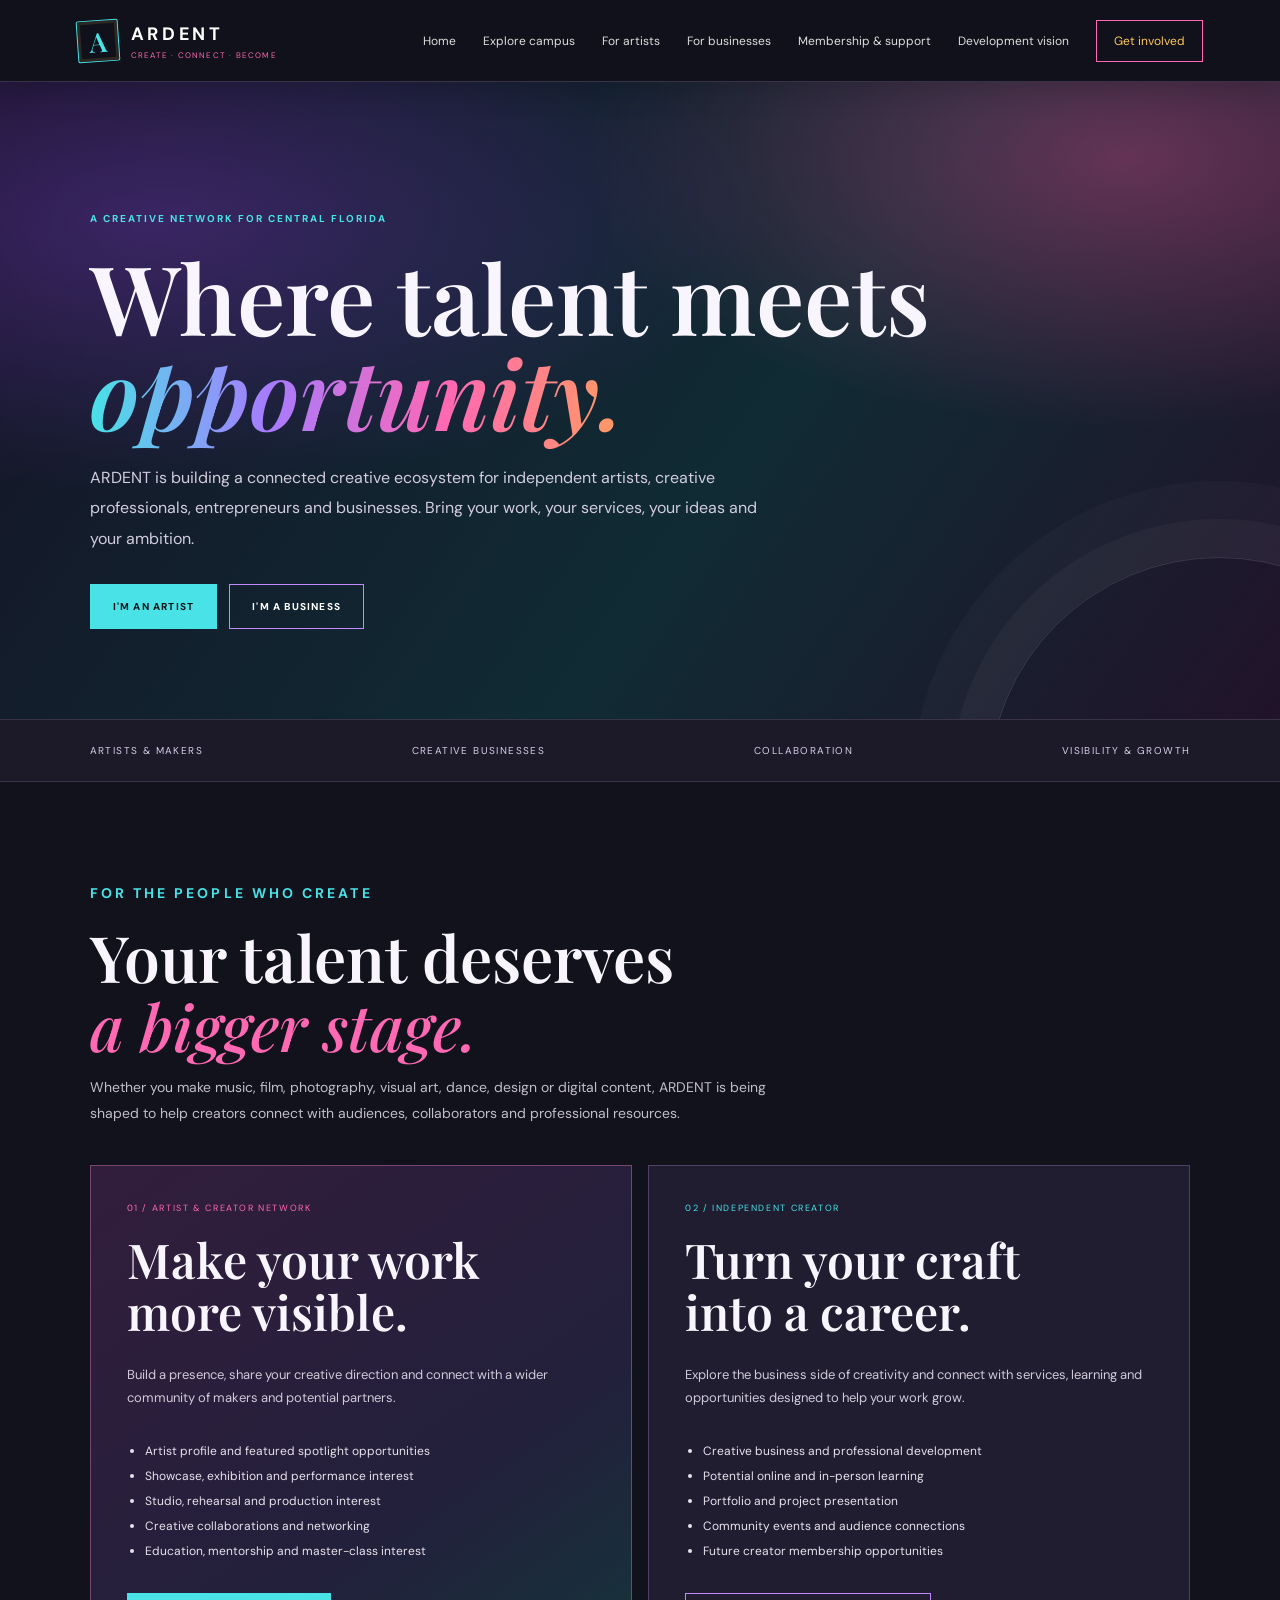
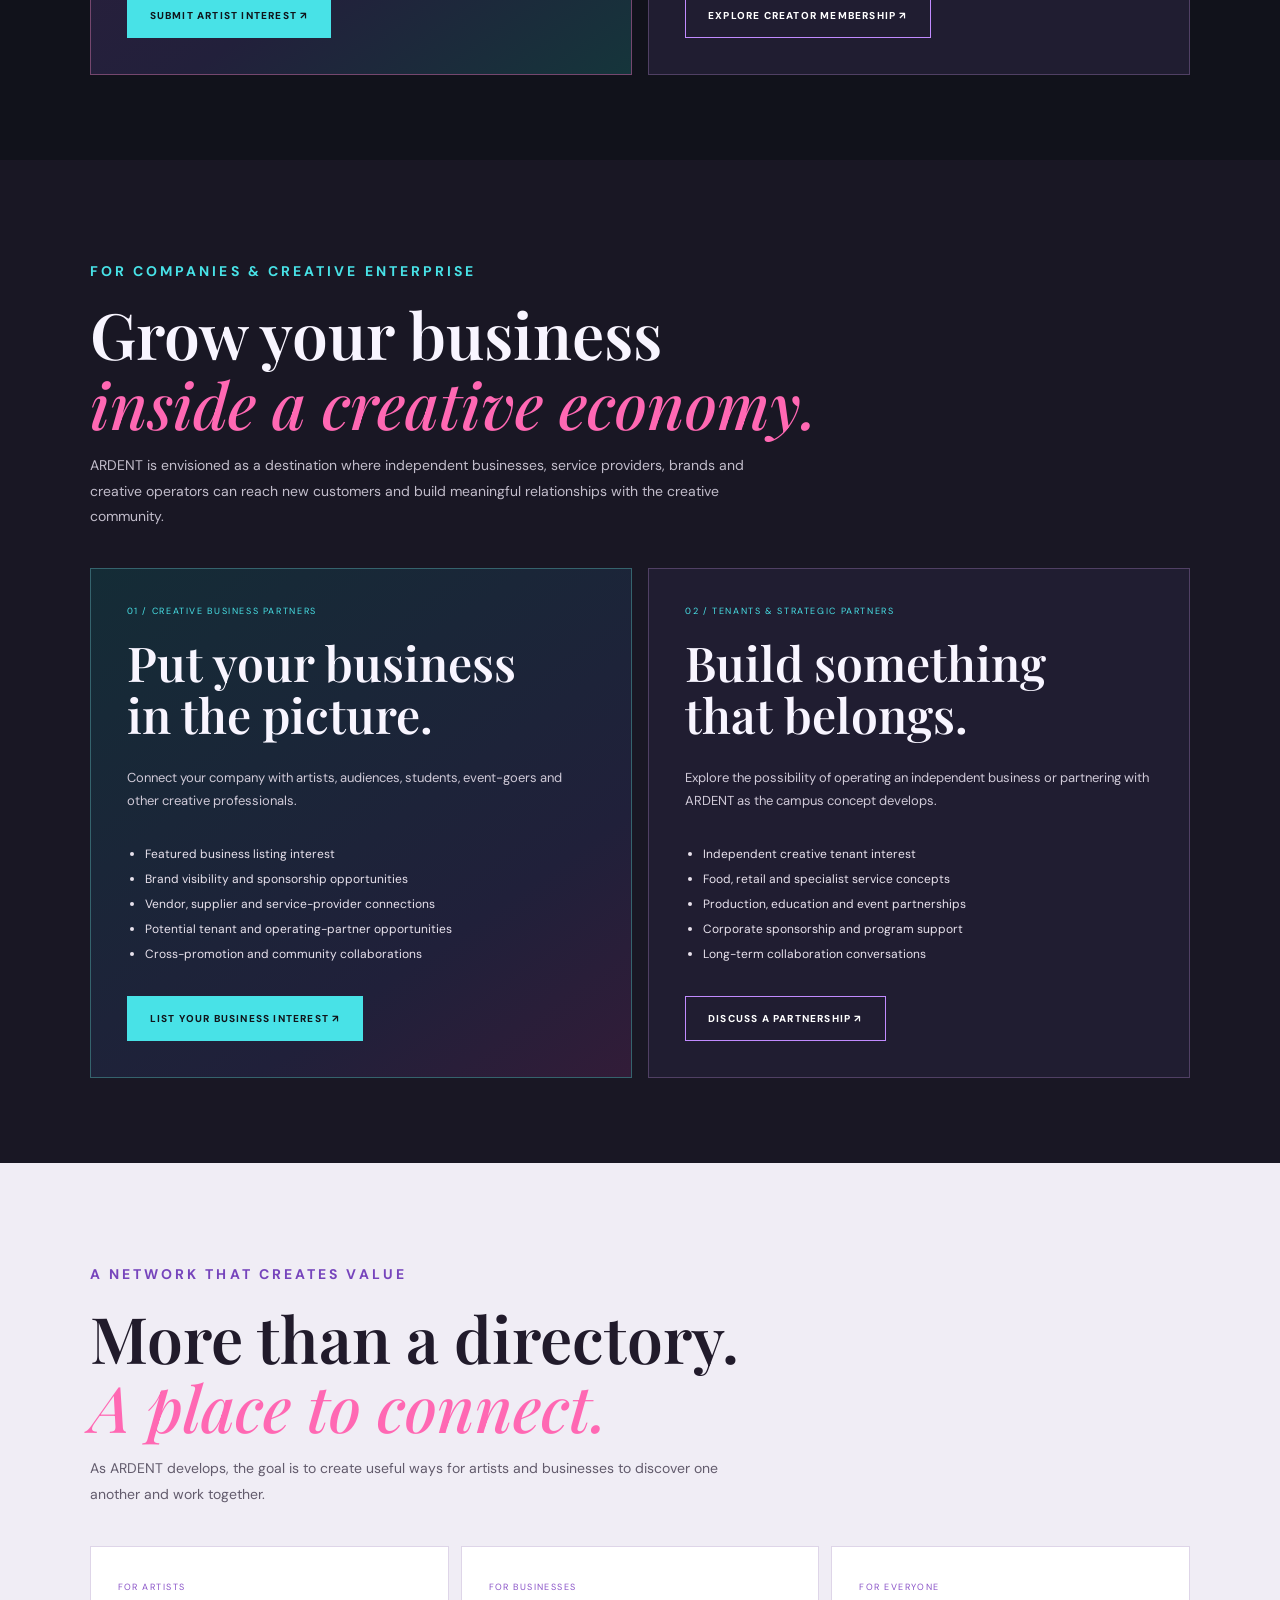
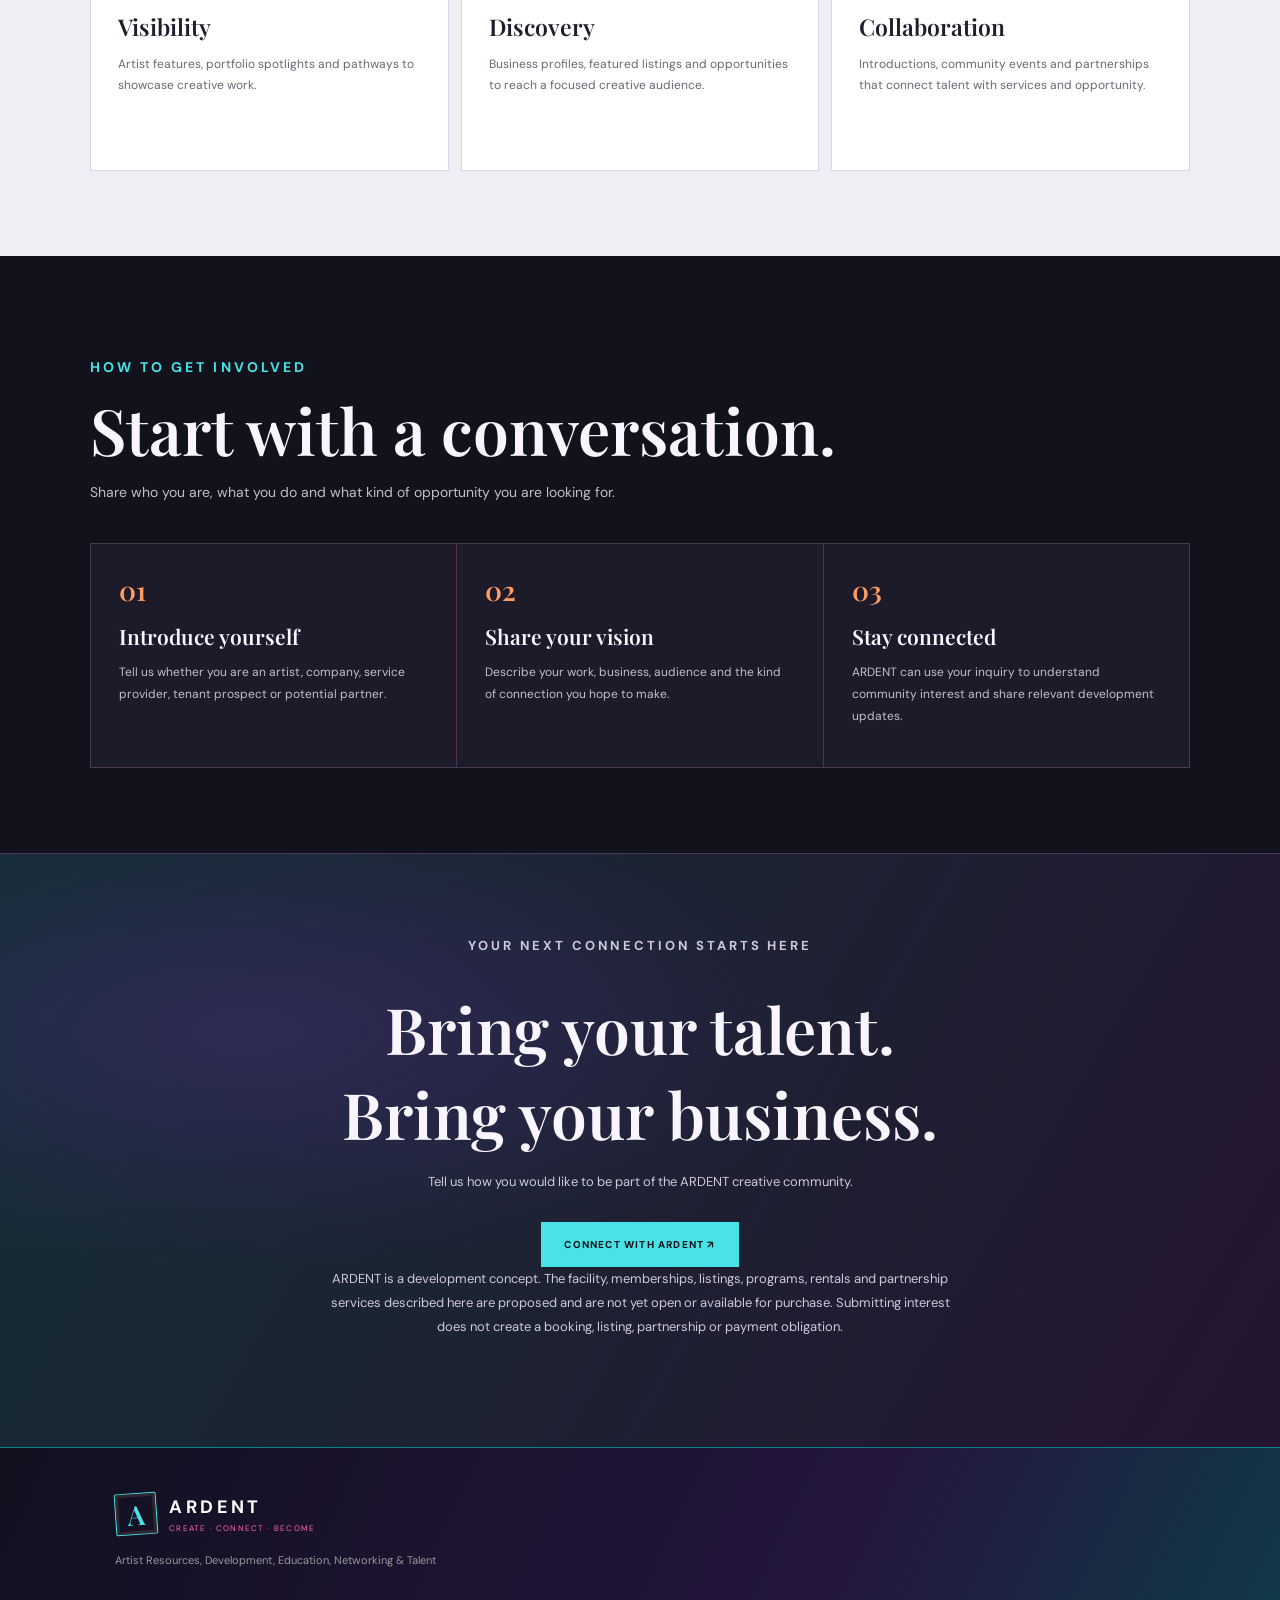
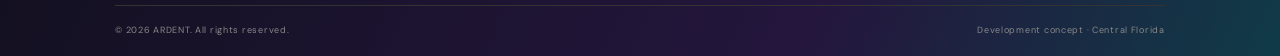
<file: artists-businesses.html>
<!doctype html>
<html lang="en">
<head>
<meta charset="utf-8"><meta name="viewport" content="width=device-width,initial-scale=1">
<meta name="description" content="ARDENT connects independent artists, creative professionals and businesses through a proposed Central Florida creative ecosystem.">
<meta name="theme-color" content="#11121b">
<title>For Artists & Creative Businesses | ARDENT</title>
<link rel="preconnect" href="https://fonts.googleapis.com"><link rel="preconnect" href="https://fonts.gstatic.com" crossorigin>
<link href="https://fonts.googleapis.com/css2?family=DM+Sans:wght@400;500;600;700;800&family=Playfair+Display:wght@500;600;700&display=swap" rel="stylesheet">
<link rel="stylesheet" href="styles.css">
<style>
:root{--a-cyan:#48e2e7;--a-violet:#a77bff;--a-pink:#ff68b3;--a-orange:#ff9c62;--a-gold:#ffd36b}
body{background:#11121b;color:#f8f5ff}
.site-header{background:rgba(17,18,27,.96);border-bottom:1px solid #383347}
.brand-mark{border-color:var(--a-cyan);color:var(--a-cyan)}.brand small{color:var(--a-pink)}
.nav a:hover{color:var(--a-cyan)}.nav-cta{border-color:var(--a-pink)}
.a-hero{position:relative;overflow:hidden;padding:120px 7vw 90px;background:radial-gradient(ellipse at 12% 22%,#7438bd66,transparent 38%),radial-gradient(ellipse at 88% 12%,#e8499060,transparent 34%),linear-gradient(125deg,#151225,#102b34 58%,#211329)}
.a-hero:after{content:"";position:absolute;width:460px;height:460px;border:1px solid #ffffff22;border-radius:50%;right:-170px;bottom:-300px;box-shadow:0 0 0 38px #ffffff08,0 0 0 76px #ffffff06}
.a-hero-inner{max-width:1050px;position:relative;z-index:1}.a-hero .eyebrow{color:var(--a-cyan);letter-spacing:.2em}
.a-hero h1{font:600 clamp(48px,8vw,96px)/.99 "Playfair Display";max-width:1000px;margin:24px 0}.a-hero h1 em{background:linear-gradient(90deg,var(--a-cyan),var(--a-violet),var(--a-pink),var(--a-orange));-webkit-background-clip:text;background-clip:text;color:transparent}
.a-hero p:not(.eyebrow){max-width:700px;color:#d2cddd;line-height:1.9;font-size:16px}.a-actions{display:flex;gap:12px;flex-wrap:wrap;margin-top:30px}
.a-btn{display:inline-flex;padding:15px 22px;text-decoration:none;font-size:10px;font-weight:800;letter-spacing:.12em;text-transform:uppercase;border:1px solid var(--a-cyan);color:#10151b;background:var(--a-cyan)}
.a-btn.secondary{background:transparent;color:#fff;border-color:#c18bff}
.a-strip{padding:24px 7vw;background:#1c1a29;display:flex;gap:30px;justify-content:space-between;flex-wrap:wrap;border-block:1px solid #393248}
.a-strip span{font-size:10px;letter-spacing:.14em;color:#d8cde8}
.a-section{padding:85px 7vw}.a-heading{max-width:760px;margin-bottom:38px}.a-heading .eyebrow{color:var(--a-cyan)}.a-heading h2{font:600 clamp(38px,5vw,64px)/1.08 "Playfair Display";margin:15px 0}.a-heading h2 em{color:var(--a-pink)}.a-heading p{color:#c2bdcb;line-height:1.85;font-size:14px;max-width:680px}
.a-dual{display:grid;grid-template-columns:1fr 1fr;gap:16px}
.a-card{position:relative;overflow:hidden;min-height:460px;padding:36px;background:#201d31;border:1px solid #504064;display:flex;flex-direction:column}
.a-card.business{background:linear-gradient(145deg,#142c36,#20203a 70%,#321c38);border-color:#35636d}
.a-card.artist{background:linear-gradient(145deg,#321d3c,#22203b 65%,#15353b);border-color:#75476e}
.a-card .tag{font-size:9px;letter-spacing:.18em;color:var(--a-cyan)}.a-card.artist .tag{color:var(--a-pink)}
.a-card h3{font:600 clamp(32px,4vw,48px)/1.08 "Playfair Display";margin:20px 0 12px}.a-card>p{color:#d0cad8;line-height:1.8;font-size:13px;max-width:520px}
.a-card ul{padding-left:18px;color:#e8e2ed;font-size:12px;line-height:2.1;margin:16px 0 28px}.a-card .a-btn{margin-top:auto;align-self:flex-start}
.a-offers{background:#f0edf5;color:#211b2b}.a-offers .a-heading p{color:#625b6c}.a-offers .a-heading .eyebrow{color:#7644bc}
.a-offer-grid{display:grid;grid-template-columns:repeat(3,1fr);gap:12px}.a-offer{padding:27px;background:#fff;border:1px solid #ded5e8;min-height:225px}.a-offer span{font-size:9px;letter-spacing:.16em;color:#8952c7}.a-offer h3{font:600 23px "Playfair Display";margin:16px 0 8px}.a-offer p{font-size:12px;line-height:1.8;color:#6d6573}
.a-flow{display:grid;grid-template-columns:repeat(3,1fr);gap:1px;background:#45394f;border:1px solid #45394f}.a-step{padding:28px;background:#1d1b29}.a-step b{font:600 27px "Playfair Display";color:var(--a-orange)}.a-step h3{font:600 21px "Playfair Display";margin:14px 0 8px}.a-step p{color:#c4bdcc;font-size:12px;line-height:1.8}
.a-cta{padding:80px 7vw;text-align:center;background:radial-gradient(ellipse at 20% 30%,#5a2d9855,transparent 40%),linear-gradient(120deg,#142e35,#25152f);border-top:1px solid #49375b}.a-cta h2{font:600 clamp(38px,5vw,64px) "Playfair Display";margin:14px auto}.a-cta p{max-width:650px;margin:0 auto 28px;color:#d0c8da;line-height:1.85;font-size:13px}
.a-note{font-size:10px;color:#a9a2b3;line-height:1.7;margin-top:25px}
@media(max-width:760px){.a-hero{padding:90px 7vw 70px}.a-dual,.a-offer-grid,.a-flow{grid-template-columns:1fr}.a-card{min-height:400px}.a-section{padding:65px 7vw}}
</style>
</head>
<body>
<header class="site-header">
<a class="brand" href="index.html"><span class="brand-mark">A</span><span><b>ARDENT</b><small>CREATE · CONNECT · BECOME</small></span></a>
<button class="menu-toggle" type="button" aria-label="Open menu" aria-controls="primary-navigation" aria-expanded="false">☰</button>
<nav class="nav" id="primary-navigation"><a href="index.html">Home</a><a href="experience.html">Explore campus</a><a href="#artists">For artists</a><a href="#businesses">For businesses</a><a href="pricing.html">Membership & support</a><a href="development.html">Development vision</a><a class="nav-cta" href="index.html#connect">Get involved</a></nav>
</header>
<main>
<section class="a-hero"><div class="a-hero-inner"><p class="eyebrow">A CREATIVE NETWORK FOR CENTRAL FLORIDA</p><h1>Where talent meets<br><em>opportunity.</em></h1><p>ARDENT is building a connected creative ecosystem for independent artists, creative professionals, entrepreneurs and businesses. Bring your work, your services, your ideas and your ambition.</p><div class="a-actions"><a class="a-btn" href="#artists">I'm an artist</a><a class="a-btn secondary" href="#businesses">I'm a business</a></div></div></section>
<div class="a-strip"><span>ARTISTS & MAKERS</span><span>CREATIVE BUSINESSES</span><span>COLLABORATION</span><span>VISIBILITY & GROWTH</span></div>
<section class="a-section" id="artists"><div class="a-heading"><p class="eyebrow">FOR THE PEOPLE WHO CREATE</p><h2>Your talent deserves<br><em>a bigger stage.</em></h2><p>Whether you make music, film, photography, visual art, dance, design or digital content, ARDENT is being shaped to help creators connect with audiences, collaborators and professional resources.</p></div>
<div class="a-dual">
<article class="a-card artist"><span class="tag">01 / ARTIST & CREATOR NETWORK</span><h3>Make your work<br>more visible.</h3><p>Build a presence, share your creative direction and connect with a wider community of makers and potential partners.</p><ul><li>Artist profile and featured spotlight opportunities</li><li>Showcase, exhibition and performance interest</li><li>Studio, rehearsal and production interest</li><li>Creative collaborations and networking</li><li>Education, mentorship and master-class interest</li></ul><a class="a-btn" href="index.html#connect">Submit artist interest ↗</a></article>
<article class="a-card"><span class="tag">02 / INDEPENDENT CREATOR</span><h3>Turn your craft<br>into a career.</h3><p>Explore the business side of creativity and connect with services, learning and opportunities designed to help your work grow.</p><ul><li>Creative business and professional development</li><li>Potential online and in-person learning</li><li>Portfolio and project presentation</li><li>Community events and audience connections</li><li>Future creator membership opportunities</li></ul><a class="a-btn secondary" href="pricing.html">Explore creator membership ↗</a></article>
</div></section>
<section class="a-section" id="businesses" style="background:#191724"><div class="a-heading"><p class="eyebrow">FOR COMPANIES & CREATIVE ENTERPRISE</p><h2>Grow your business<br><em>inside a creative economy.</em></h2><p>ARDENT is envisioned as a destination where independent businesses, service providers, brands and creative operators can reach new customers and build meaningful relationships with the creative community.</p></div>
<div class="a-dual">
<article class="a-card business"><span class="tag">01 / CREATIVE BUSINESS PARTNERS</span><h3>Put your business<br>in the picture.</h3><p>Connect your company with artists, audiences, students, event-goers and other creative professionals.</p><ul><li>Featured business listing interest</li><li>Brand visibility and sponsorship opportunities</li><li>Vendor, supplier and service-provider connections</li><li>Potential tenant and operating-partner opportunities</li><li>Cross-promotion and community collaborations</li></ul><a class="a-btn" href="index.html#connect">List your business interest ↗</a></article>
<article class="a-card"><span class="tag">02 / TENANTS & STRATEGIC PARTNERS</span><h3>Build something<br>that belongs.</h3><p>Explore the possibility of operating an independent business or partnering with ARDENT as the campus concept develops.</p><ul><li>Independent creative tenant interest</li><li>Food, retail and specialist service concepts</li><li>Production, education and event partnerships</li><li>Corporate sponsorship and program support</li><li>Long-term collaboration conversations</li></ul><a class="a-btn secondary" href="index.html#connect">Discuss a partnership ↗</a></article>
</div></section>
<section class="a-section a-offers"><div class="a-heading"><p class="eyebrow">A NETWORK THAT CREATES VALUE</p><h2>More than a directory.<br><em>A place to connect.</em></h2><p>As ARDENT develops, the goal is to create useful ways for artists and businesses to discover one another and work together.</p></div><div class="a-offer-grid"><article class="a-offer"><span>FOR ARTISTS</span><h3>Visibility</h3><p>Artist features, portfolio spotlights and pathways to showcase creative work.</p></article><article class="a-offer"><span>FOR BUSINESSES</span><h3>Discovery</h3><p>Business profiles, featured listings and opportunities to reach a focused creative audience.</p></article><article class="a-offer"><span>FOR EVERYONE</span><h3>Collaboration</h3><p>Introductions, community events and partnerships that connect talent with services and opportunity.</p></article></div></section>
<section class="a-section"><div class="a-heading"><p class="eyebrow">HOW TO GET INVOLVED</p><h2>Start with a conversation.</h2><p>Share who you are, what you do and what kind of opportunity you are looking for.</p></div><div class="a-flow"><article class="a-step"><b>01</b><h3>Introduce yourself</h3><p>Tell us whether you are an artist, company, service provider, tenant prospect or potential partner.</p></article><article class="a-step"><b>02</b><h3>Share your vision</h3><p>Describe your work, business, audience and the kind of connection you hope to make.</p></article><article class="a-step"><b>03</b><h3>Stay connected</h3><p>ARDENT can use your inquiry to understand community interest and share relevant development updates.</p></article></div></section>
<section class="a-cta"><p class="eyebrow">YOUR NEXT CONNECTION STARTS HERE</p><h2>Bring your talent.<br>Bring your business.</h2><p>Tell us how you would like to be part of the ARDENT creative community.</p><a class="a-btn" href="index.html#connect">Connect with ARDENT ↗</a><p class="a-note">ARDENT is a development concept. The facility, memberships, listings, programs, rentals and partnership services described here are proposed and are not yet open or available for purchase. Submitting interest does not create a booking, listing, partnership or payment obligation.</p></section>
</main>
<footer><a class="brand footer-brand" href="index.html"><span class="brand-mark">A</span><span><b>ARDENT</b><small>CREATE · CONNECT · BECOME</small></span></a><p>Artist Resources, Development, Education, Networking & Talent</p><div class="footer-bottom"><span>© <span id="year"></span> ARDENT. All rights reserved.</span><span>Development concept · Central Florida</span></div></footer>
<script>const b=document.querySelector('.menu-toggle'),n=document.querySelector('.nav');function closeNav(){n?.classList.remove('open');b?.setAttribute('aria-expanded','false');b?.setAttribute('aria-label','Open menu')}b?.addEventListener('click',()=>{const o=n?.classList.toggle('open')??false;b.setAttribute('aria-expanded',String(o));b.setAttribute('aria-label',o?'Close menu':'Open menu')});document.querySelectorAll('.nav a').forEach(a=>a.addEventListener('click',closeNav));document.addEventListener('keydown',e=>{if(e.key==='Escape')closeNav()});const y=document.getElementById('year');if(y)y.textContent=new Date().getFullYear();</script>
</body></html>
</file>
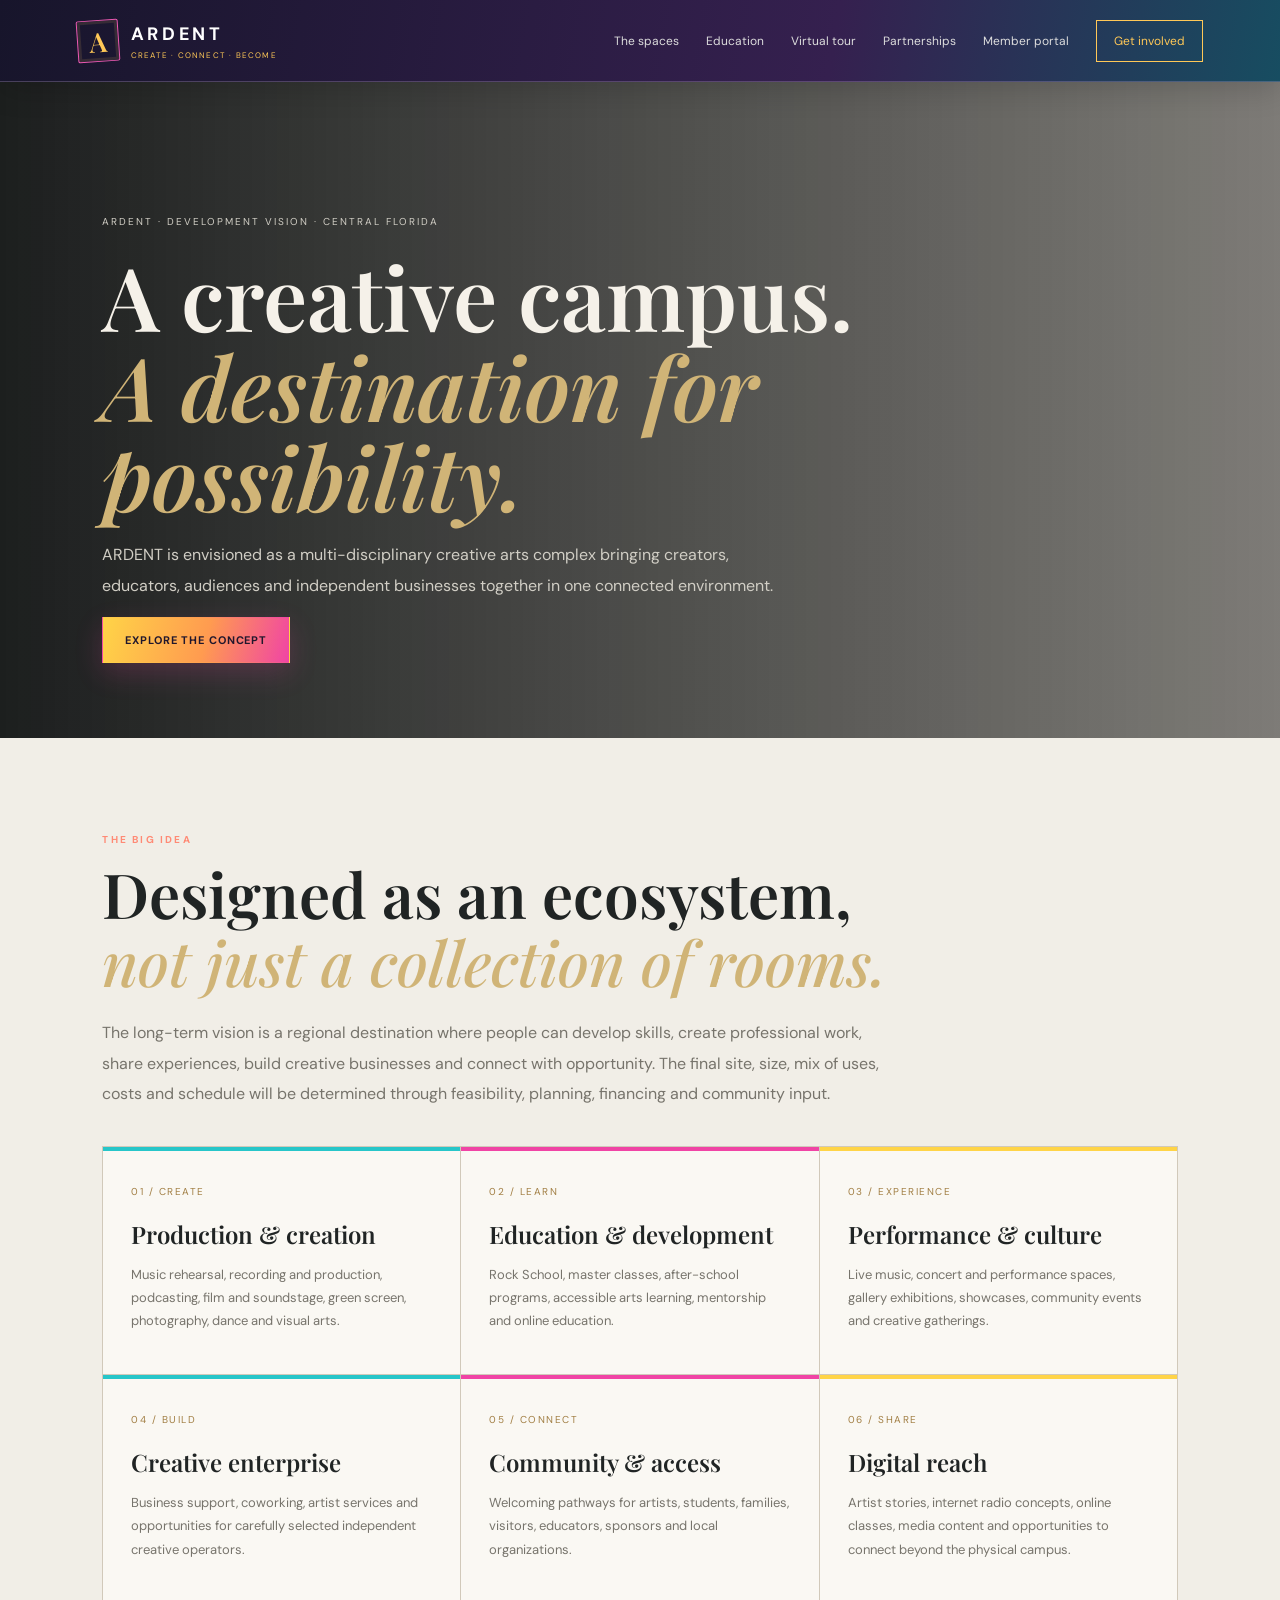
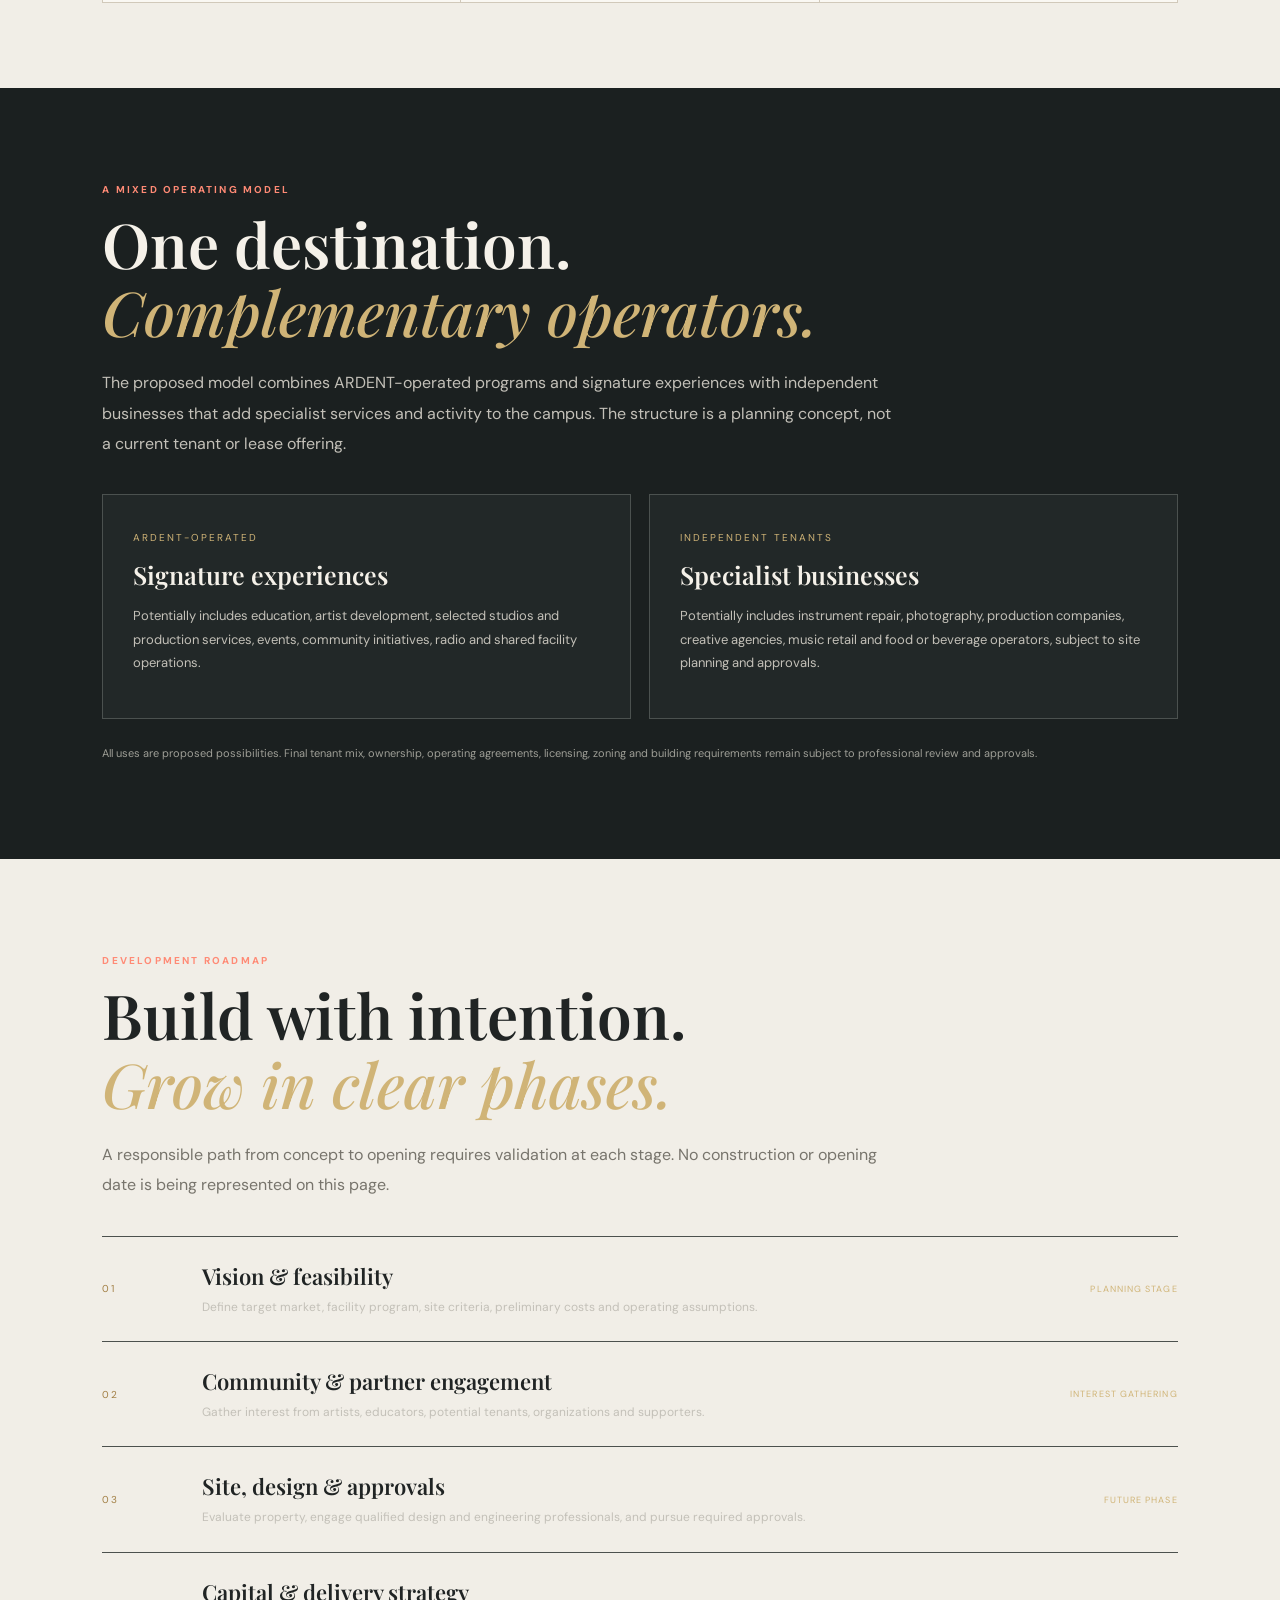
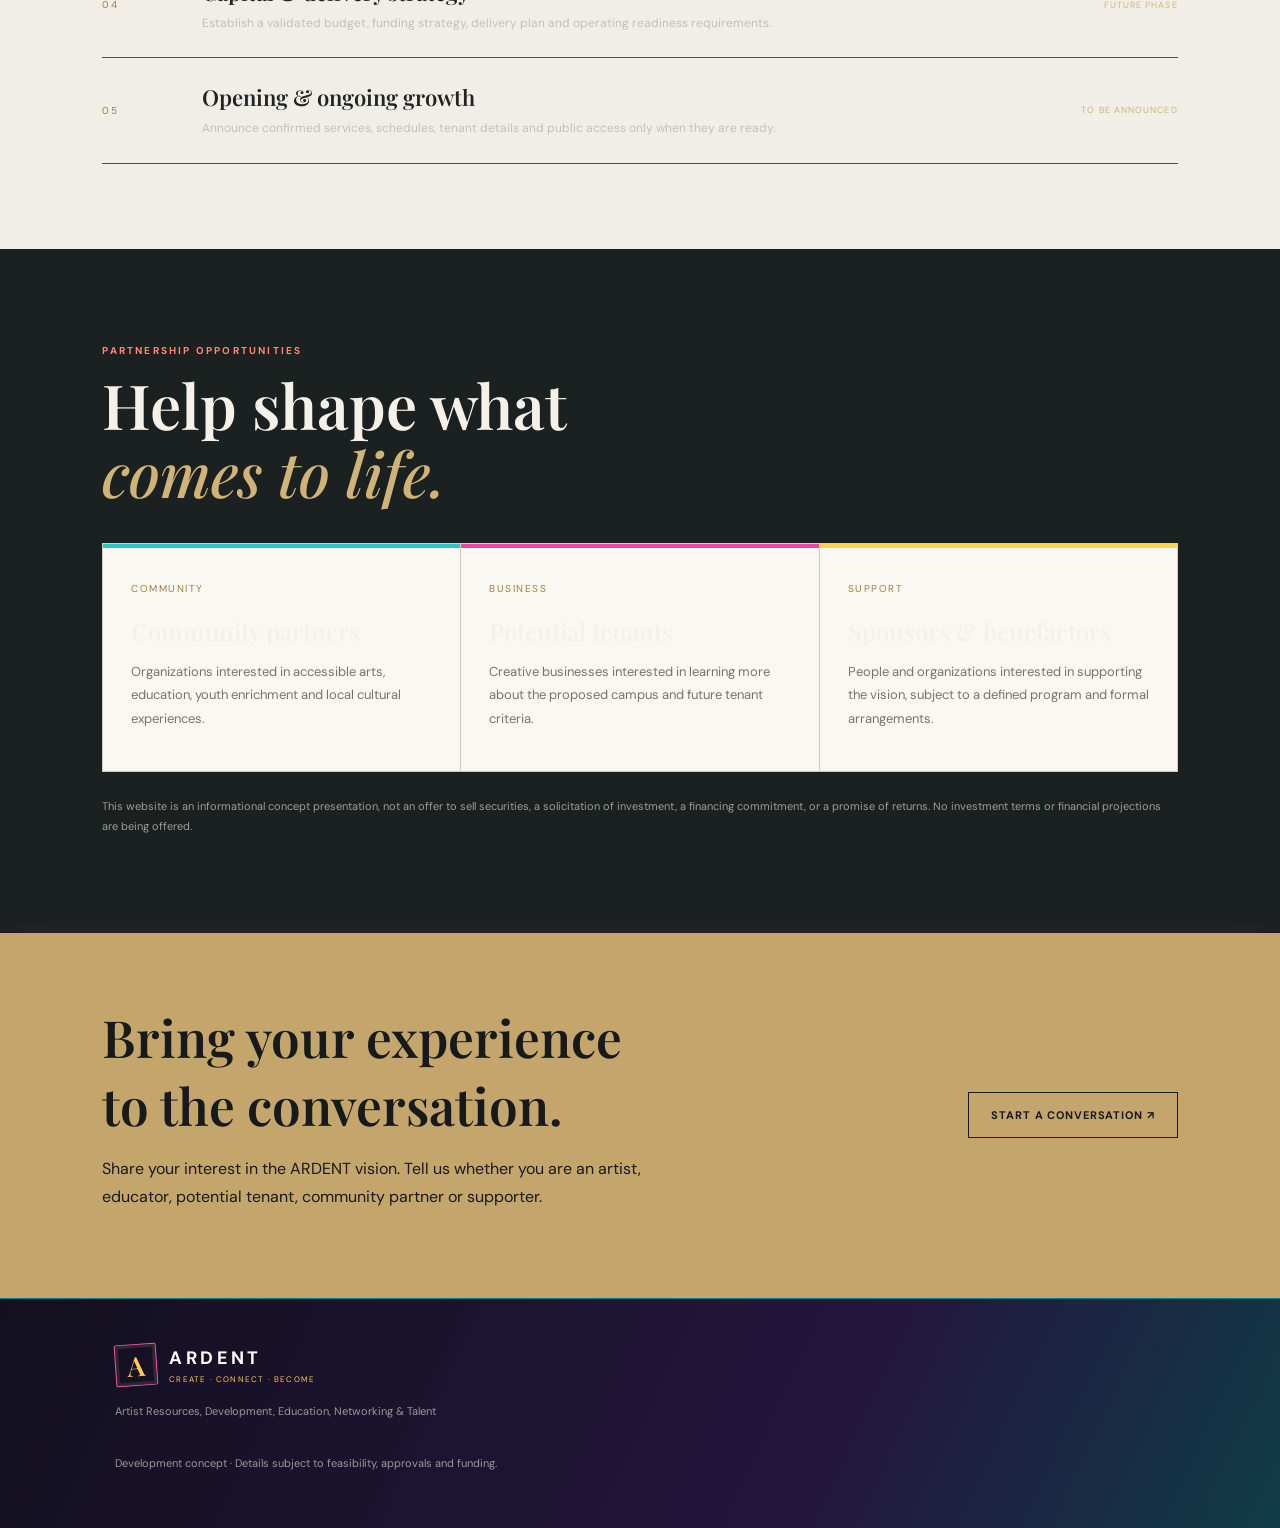
<file: development.html>
<!doctype html>
<html lang="en"><head><meta charset="utf-8"><meta name="viewport" content="width=device-width,initial-scale=1"><meta name="description" content="Explore the ARDENT creative arts campus vision, proposed operating model, development priorities and partnership opportunities."><meta name="theme-color" content="#111314"><title>Development Vision | ARDENT</title><link rel="preconnect" href="https://fonts.googleapis.com"><link rel="preconnect" href="https://fonts.gstatic.com" crossorigin><link href="https://fonts.googleapis.com/css2?family=DM+Sans:wght@400;500;600;700&family=Playfair+Display:wght@500;600;700&display=swap" rel="stylesheet"><link rel="stylesheet" href="styles.css"><style>
.dev-hero{min-height:70vh;display:flex;align-items:end;padding:120px 8vw 75px;position:relative;background:linear-gradient(90deg,#101313f2,#1013138a),url('https://images.unsplash.com/photo-1501386761578-eac5c94b800a?auto=format&fit=crop&w=2000&q=90') center/cover;color:#f5f1e9}.dev-hero h1{font:600 clamp(48px,7vw,88px)/1.02 'Playfair Display';max-width:900px;margin:20px 0}.dev-hero h1 em,.dev-section h2 em{color:#d0b477}.dev-hero p:not(.eyebrow){max-width:680px;color:#d1cec5;line-height:1.9}.dev-kicker{color:#d0b477;font-size:10px;letter-spacing:.2em}.dev-section{padding:85px 8vw;background:#f1eee7;color:#202424}.dev-section.dark{background:#1b2020;color:#f5f1e9}.dev-section h2{font:600 clamp(38px,5vw,62px)/1.1 'Playfair Display';margin:14px 0 22px}.dev-lead{max-width:800px;color:#77746c;line-height:1.9}.dark .dev-lead{color:#c3c0b8}.dev-grid{display:grid;grid-template-columns:repeat(3,1fr);gap:1px;background:#d1c9ba;margin-top:36px;border:1px solid #d1c9ba}.dev-grid article{background:#faf8f3;padding:28px;min-height:210px}.dev-grid article span,.phase span{font-size:10px;letter-spacing:.15em;color:#a17e43}.dev-grid h3{font:600 24px 'Playfair Display';margin:18px 0 10px}.dev-grid p,.model-card p{font-size:13px;line-height:1.8;color:#77746c}.model-grid{display:grid;grid-template-columns:repeat(2,1fr);gap:18px;margin-top:35px}.model-card{padding:30px;border:1px solid #4b514f;background:#222828}.model-card h3{font:600 25px 'Playfair Display';margin:12px 0}.model-card p{color:#c3c0b8}.phase-list{display:grid;gap:0;margin-top:35px;border-top:1px solid #4c514e}.phase{display:grid;grid-template-columns:80px 1fr auto;gap:20px;align-items:center;padding:24px 0;border-bottom:1px solid #4c514e}.phase h3{font:600 22px 'Playfair Display';margin:0 0 6px}.phase p{margin:0;color:#c3c0b8;font-size:12px;line-height:1.7}.phase small{font-size:9px;letter-spacing:.12em;color:#d0b477}.dev-cta{padding:70px 8vw;background:#c4a66c;color:#171a1b;display:flex;justify-content:space-between;align-items:center;gap:30px}.dev-cta h2{font:600 clamp(32px,4vw,52px) 'Playfair Display';margin:0}.dev-cta p{max-width:540px;line-height:1.8}.dev-cta .button{border-color:#171a1b;color:#171a1b}.dev-note{font-size:11px;line-height:1.8;color:#99958c;margin-top:25px}.dark .dev-note{color:#9e9e96}@media(max-width:760px){.dev-grid,.model-grid{grid-template-columns:1fr}.phase{grid-template-columns:45px 1fr}.phase small{grid-column:2}.dev-cta{display:block}.dev-cta .button{display:inline-flex;margin-top:15px}.dev-hero{min-height:62vh;padding:100px 6vw 55px}.dev-section{padding:65px 6vw}}
</style></head><body><header class="site-header"><a class="brand" href="index.html"><span class="brand-mark">A</span><span><b>ARDENT</b><small>CREATE · CONNECT · BECOME</small></span></a><button class="menu-toggle" aria-label="Open menu" aria-expanded="false">☰</button><nav class="nav"><a href="index.html#spaces">The spaces</a><a href="index.html#programs">Education</a><a href="index.html#tour">Virtual tour</a><a href="index.html#support">Partnerships</a><a href="portal.html">Member portal</a><a class="nav-cta" href="index.html#connect">Get involved</a></nav></header><main>
<section class="dev-hero"><div><p class="dev-kicker">ARDENT · DEVELOPMENT VISION · CENTRAL FLORIDA</p><h1>A creative campus.<br><em>A destination for possibility.</em></h1><p>ARDENT is envisioned as a multi-disciplinary creative arts complex bringing creators, educators, audiences and independent businesses together in one connected environment.</p><a class="button gold" href="index.html#tour">Explore the concept</a></div></section>
<section class="dev-section"><p class="eyebrow">THE BIG IDEA</p><h2>Designed as an ecosystem,<br><em>not just a collection of rooms.</em></h2><p class="dev-lead">The long-term vision is a regional destination where people can develop skills, create professional work, share experiences, build creative businesses and connect with opportunity. The final site, size, mix of uses, costs and schedule will be determined through feasibility, planning, financing and community input.</p><div class="dev-grid"><article><span>01 / CREATE</span><h3>Production & creation</h3><p>Music rehearsal, recording and production, podcasting, film and soundstage, green screen, photography, dance and visual arts.</p></article><article><span>02 / LEARN</span><h3>Education & development</h3><p>Rock School, master classes, after-school programs, accessible arts learning, mentorship and online education.</p></article><article><span>03 / EXPERIENCE</span><h3>Performance & culture</h3><p>Live music, concert and performance spaces, gallery exhibitions, showcases, community events and creative gatherings.</p></article><article><span>04 / BUILD</span><h3>Creative enterprise</h3><p>Business support, coworking, artist services and opportunities for carefully selected independent creative operators.</p></article><article><span>05 / CONNECT</span><h3>Community & access</h3><p>Welcoming pathways for artists, students, families, visitors, educators, sponsors and local organizations.</p></article><article><span>06 / SHARE</span><h3>Digital reach</h3><p>Artist stories, internet radio concepts, online classes, media content and opportunities to connect beyond the physical campus.</p></article></div></section>
<section class="dev-section dark"><p class="eyebrow">A MIXED OPERATING MODEL</p><h2>One destination.<br><em>Complementary operators.</em></h2><p class="dev-lead">The proposed model combines ARDENT-operated programs and signature experiences with independent businesses that add specialist services and activity to the campus. The structure is a planning concept, not a current tenant or lease offering.</p><div class="model-grid"><article class="model-card"><span class="dev-kicker">ARDENT-OPERATED</span><h3>Signature experiences</h3><p>Potentially includes education, artist development, selected studios and production services, events, community initiatives, radio and shared facility operations.</p></article><article class="model-card"><span class="dev-kicker">INDEPENDENT TENANTS</span><h3>Specialist businesses</h3><p>Potentially includes instrument repair, photography, production companies, creative agencies, music retail and food or beverage operators, subject to site planning and approvals.</p></article></div><p class="dev-note">All uses are proposed possibilities. Final tenant mix, ownership, operating agreements, licensing, zoning and building requirements remain subject to professional review and approvals.</p></section>
<section class="dev-section"><p class="eyebrow">DEVELOPMENT ROADMAP</p><h2>Build with intention.<br><em>Grow in clear phases.</em></h2><p class="dev-lead">A responsible path from concept to opening requires validation at each stage. No construction or opening date is being represented on this page.</p><div class="phase-list"><article class="phase"><span>01</span><div><h3>Vision & feasibility</h3><p>Define target market, facility program, site criteria, preliminary costs and operating assumptions.</p></div><small>PLANNING STAGE</small></article><article class="phase"><span>02</span><div><h3>Community & partner engagement</h3><p>Gather interest from artists, educators, potential tenants, organizations and supporters.</p></div><small>INTEREST GATHERING</small></article><article class="phase"><span>03</span><div><h3>Site, design & approvals</h3><p>Evaluate property, engage qualified design and engineering professionals, and pursue required approvals.</p></div><small>FUTURE PHASE</small></article><article class="phase"><span>04</span><div><h3>Capital & delivery strategy</h3><p>Establish a validated budget, funding strategy, delivery plan and operating readiness requirements.</p></div><small>FUTURE PHASE</small></article><article class="phase"><span>05</span><div><h3>Opening & ongoing growth</h3><p>Announce confirmed services, schedules, tenant details and public access only when they are ready.</p></div><small>TO BE ANNOUNCED</small></article></div></section>
<section class="dev-section dark"><p class="eyebrow">PARTNERSHIP OPPORTUNITIES</p><h2>Help shape what<br><em>comes to life.</em></h2><div class="dev-grid"><article><span>COMMUNITY</span><h3>Community partners</h3><p>Organizations interested in accessible arts, education, youth enrichment and local cultural experiences.</p></article><article><span>BUSINESS</span><h3>Potential tenants</h3><p>Creative businesses interested in learning more about the proposed campus and future tenant criteria.</p></article><article><span>SUPPORT</span><h3>Sponsors & benefactors</h3><p>People and organizations interested in supporting the vision, subject to a defined program and formal arrangements.</p></article></div><p class="dev-note">This website is an informational concept presentation, not an offer to sell securities, a solicitation of investment, a financing commitment, or a promise of returns. No investment terms or financial projections are being offered.</p></section>
<section class="dev-cta"><div><h2>Bring your experience<br>to the conversation.</h2><p>Share your interest in the ARDENT vision. Tell us whether you are an artist, educator, potential tenant, community partner or supporter.</p></div><a class="button outline" href="index.html#connect">Start a conversation ↗</a></section></main><footer><a class="brand footer-brand" href="index.html"><span class="brand-mark">A</span><span><b>ARDENT</b><small>CREATE · CONNECT · BECOME</small></span></a><p>Artist Resources, Development, Education, Networking & Talent</p><p>Development concept · Details subject to feasibility, approvals and funding.</p></footer><script>const t=document.querySelector('.menu-toggle'),n=document.querySelector('.nav');t?.addEventListener('click',()=>{const o=n.classList.toggle('open');t.setAttribute('aria-expanded',String(o));});document.querySelectorAll('.nav a').forEach(a=>a.addEventListener('click',()=>{n.classList.remove('open');t?.setAttribute('aria-expanded','false')}));</script></body></html>
</file>
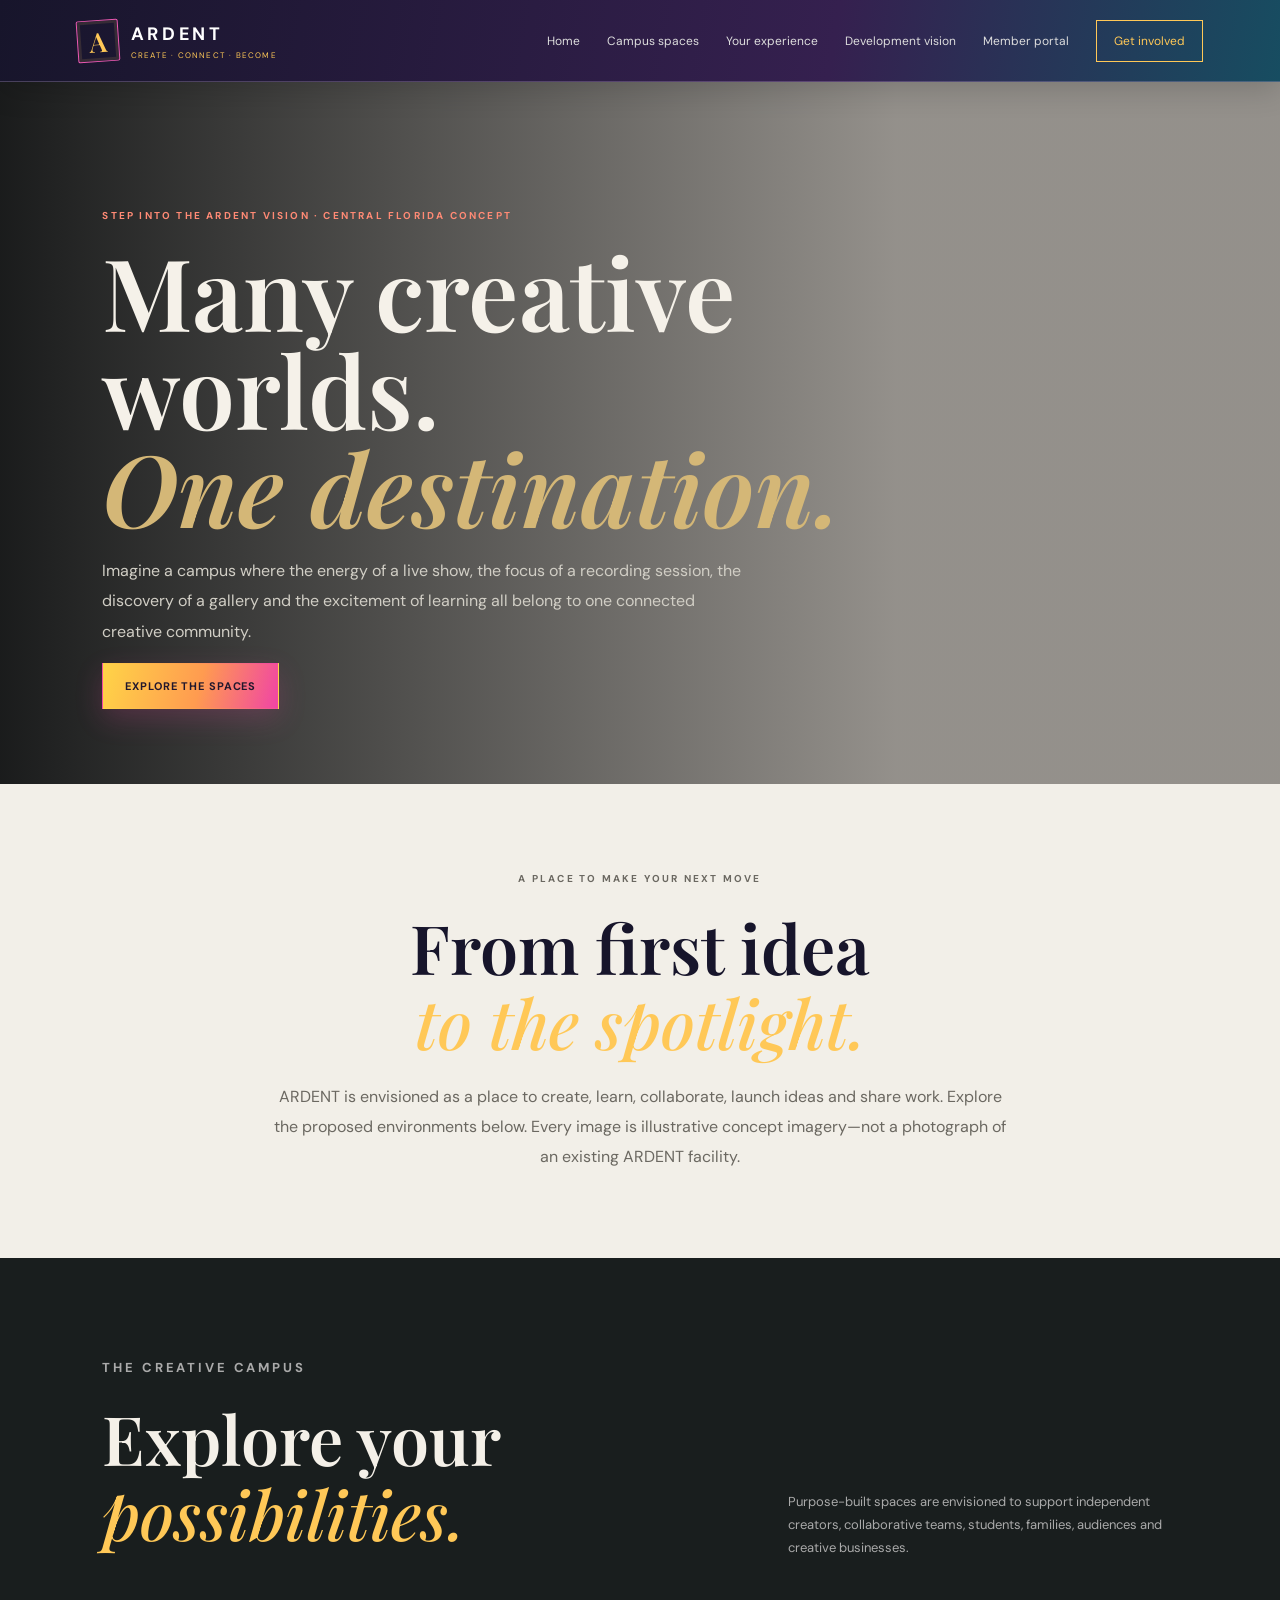
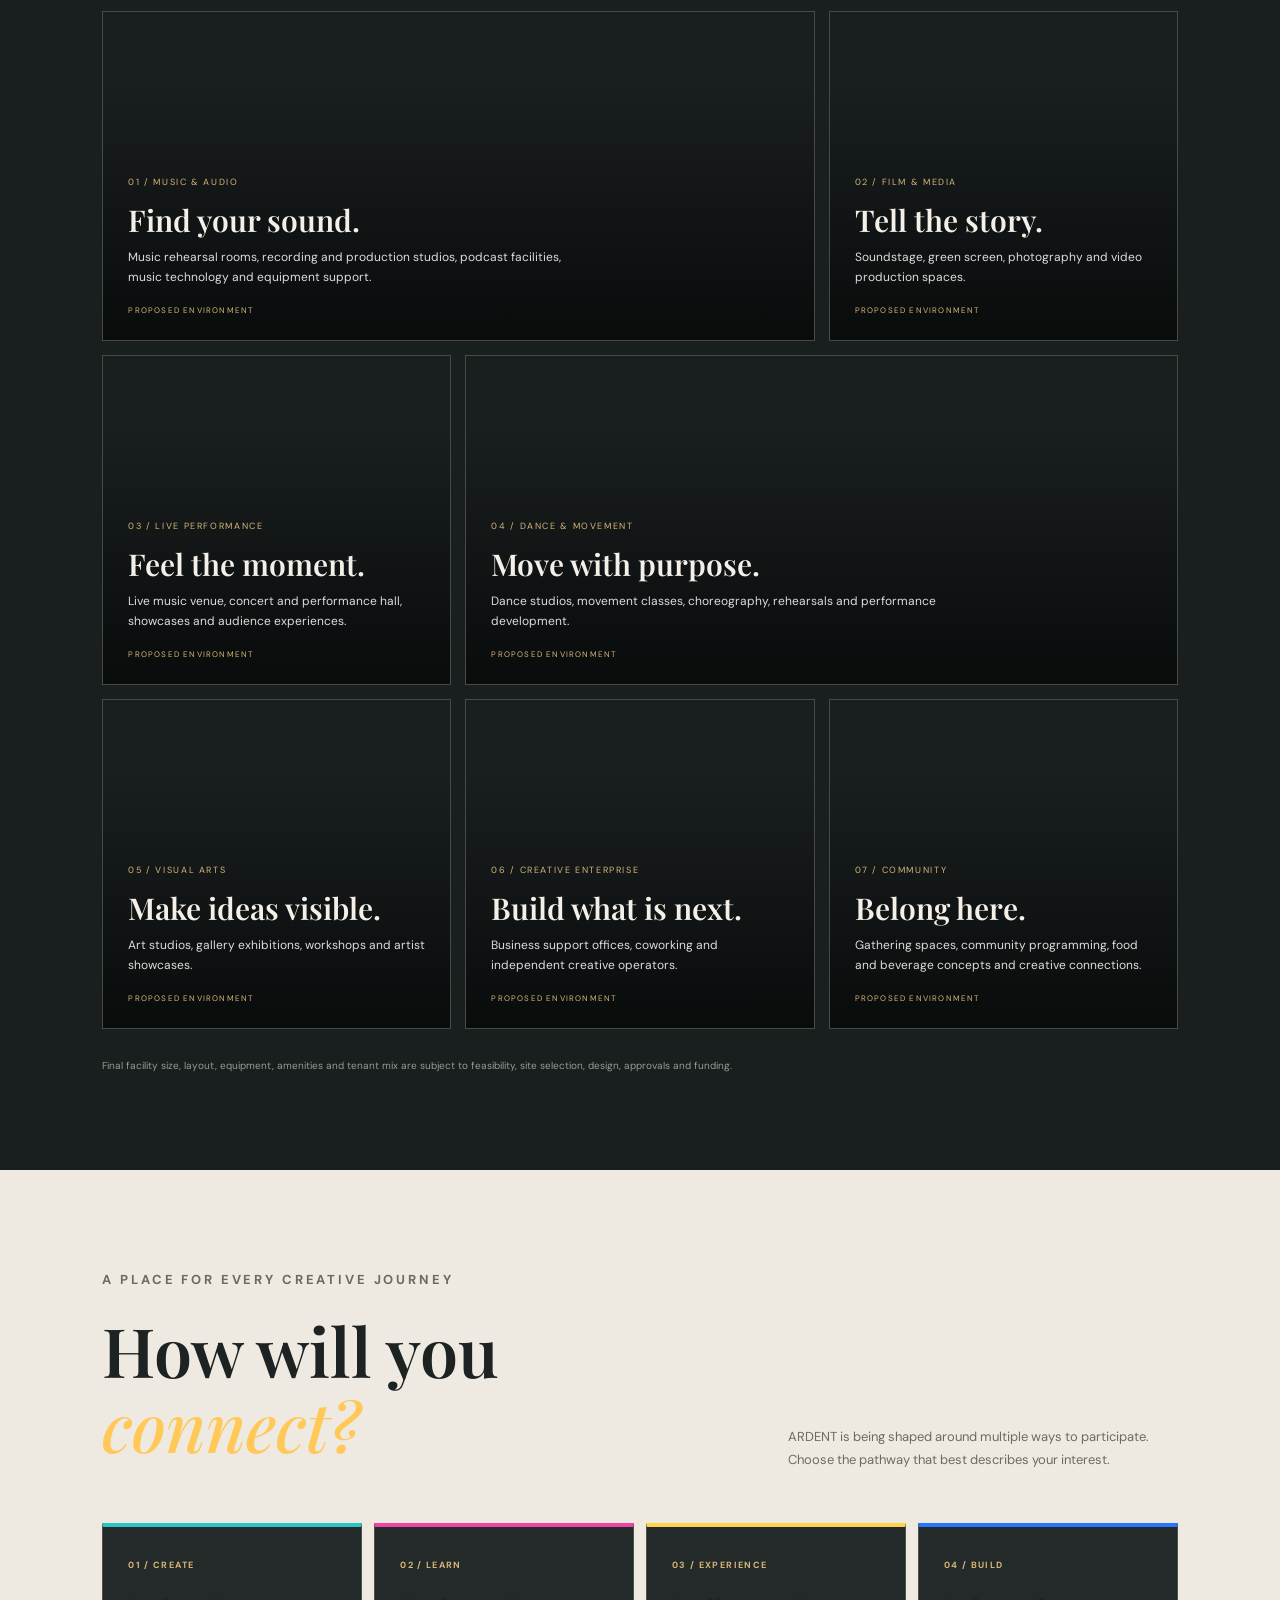
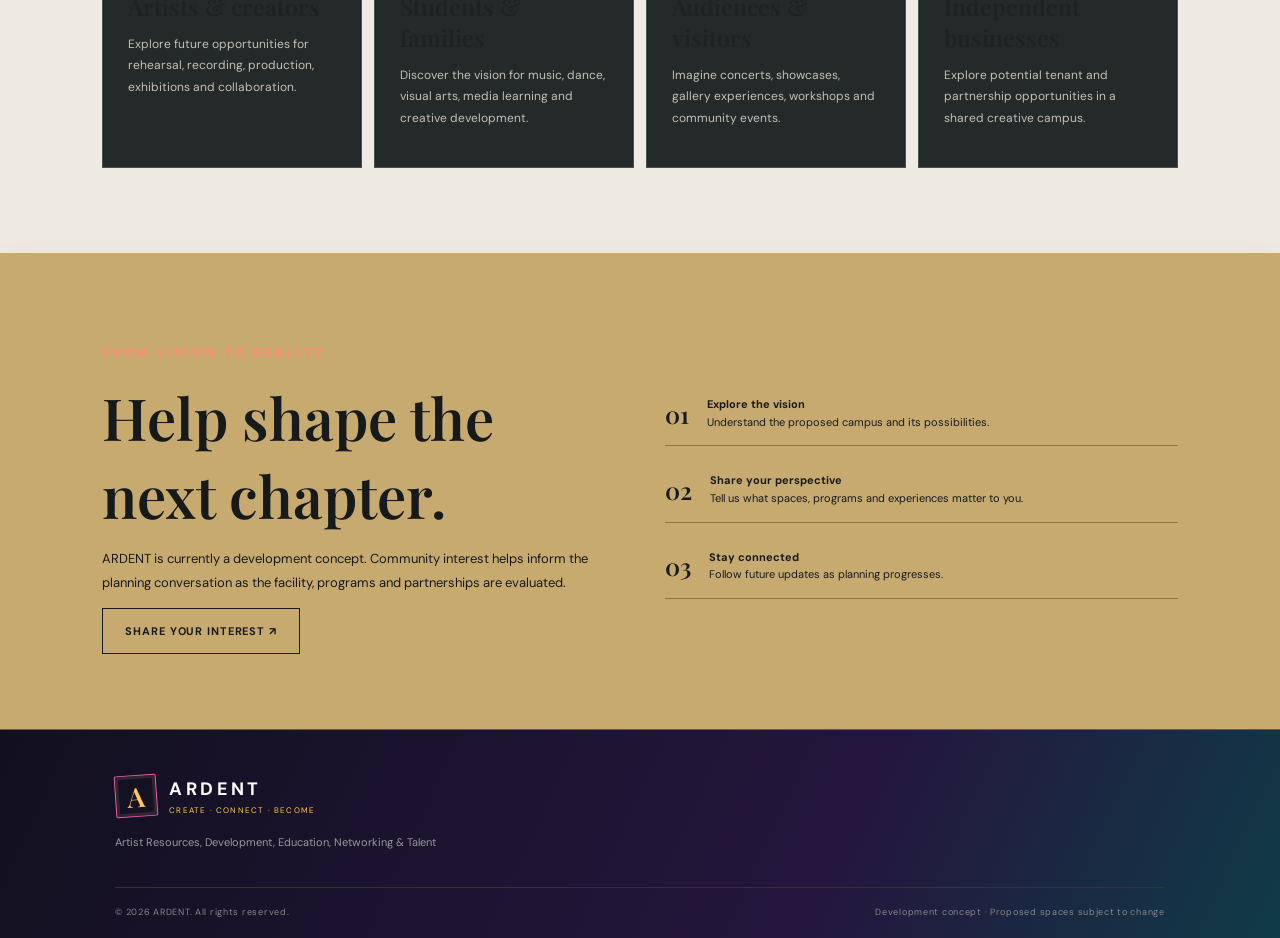
<file: experience.html>
<!doctype html>
<html lang="en"><head><meta charset="utf-8"><meta name="viewport" content="width=device-width,initial-scale=1"><meta name="description" content="Explore the proposed ARDENT creative arts campus: music, recording, film, performance, dance, visual arts, education and creative enterprise."><meta name="theme-color" content="#111314"><meta property="og:title" content="Explore ARDENT | A Creative Campus"><meta property="og:description" content="Step into the vision for a connected creative arts destination."><title>Explore the ARDENT Campus | ARDENT</title><link rel="preconnect" href="https://fonts.googleapis.com"><link rel="preconnect" href="https://fonts.gstatic.com" crossorigin><link href="https://fonts.googleapis.com/css2?family=DM+Sans:wght@400;500;600;700&family=Playfair+Display:wght@500;600;700&display=swap" rel="stylesheet"><link rel="stylesheet" href="styles.css"><style>
.x-hero{min-height:78vh;display:flex;align-items:end;padding:100px 8vw 75px;color:#f5f1e9;background:linear-gradient(90deg,#0b0d0eeF,#0b0d0e70 70%),url('https://images.unsplash.com/photo-1506157786151-b8491531f063?auto=format&fit=crop&w=2200&q=90') center/cover}.x-hero h1{font:600 clamp(52px,8vw,100px)/.98 'Playfair Display';max-width:950px;margin:20px 0}.x-hero h1 em{color:#d4b777}.x-hero p:not(.eyebrow){max-width:650px;color:#d1cec5;line-height:1.9}.x-intro{padding:85px 9vw;text-align:center;background:#f2efe8}.x-intro h2,.x-section h2{font:600 clamp(40px,5.5vw,68px)/1.1 'Playfair Display'}.x-intro p{max-width:750px;margin:auto;color:#6b6861;line-height:1.9}.x-section{padding:85px 8vw;background:#191e1e;color:#f4f0e8}.x-section.light{background:#eeeae1;color:#1d2222}.x-section-head{display:flex;justify-content:space-between;gap:35px;align-items:end;margin-bottom:38px}.x-section-head p{max-width:390px;color:#aaa;line-height:1.8;font-size:13px}.light .x-section-head p{color:#6e6a63}.x-zones{display:grid;grid-template-columns:repeat(12,1fr);gap:14px}.x-zone{position:relative;min-height:330px;grid-column:span 4;display:flex;flex-direction:column;justify-content:end;padding:25px;background:linear-gradient(0deg,#080a0ae8,transparent 78%),var(--photo) center/cover;border:1px solid #4a4a44;overflow:hidden;transition:transform .25s,border-color .25s}.x-zone:nth-child(1),.x-zone:nth-child(4){grid-column:span 8}.x-zone:hover{transform:translateY(-5px);border-color:#d0b477}.x-zone span{font-size:9px;letter-spacing:.18em;color:#d4b777}.x-zone h3{font:600 30px 'Playfair Display';margin:12px 0 7px}.x-zone p{font-size:12px;line-height:1.7;color:#ddd;max-width:450px;margin:0}.x-zone small{font-size:8px;color:#d4b777;letter-spacing:.15em;margin-top:17px}.x-paths{display:grid;grid-template-columns:repeat(4,1fr);gap:12px;margin-top:35px}.x-path{border:1px solid #4b504d;background:#242a29;padding:25px;min-height:210px}.x-path b{font-size:9px;letter-spacing:.15em;color:#d4b777}.x-path h3{font:600 23px 'Playfair Display';margin:18px 0 8px}.x-path p{font-size:12px;line-height:1.8;color:#c3c0b8}.x-visit{background:#c7aa70;color:#171a1b;padding:75px 8vw;display:grid;grid-template-columns:1fr 1fr;gap:50px;align-items:center}.x-visit h2{font:600 clamp(38px,5vw,58px) 'Playfair Display';margin:12px 0}.x-visit p{line-height:1.85;font-size:13px;max-width:550px}.x-visit .button{border-color:#171a1b;color:#171a1b}.x-steps{display:grid;gap:12px}.x-step{display:flex;gap:18px;align-items:center;border-bottom:1px solid #8d7549;padding:14px 0}.x-step strong{font:600 24px 'Playfair Display'}.x-step span{font-size:11px;line-height:1.6}.x-disclaimer{font-size:10px;color:#9d9a91;line-height:1.8;margin-top:28px}.x-section.light .x-disclaimer{color:#77736c}@media(max-width:800px){.x-zone,.x-zone:nth-child(1),.x-zone:nth-child(4){grid-column:span 6;min-height:290px}.x-paths{grid-template-columns:repeat(2,1fr)}.x-section-head{display:block}.x-visit{grid-template-columns:1fr}}@media(max-width:520px){.x-zone,.x-zone:nth-child(1),.x-zone:nth-child(4){grid-column:span 12;min-height:280px}.x-paths{grid-template-columns:1fr}.x-hero{min-height:68vh;padding:90px 6vw 55px}.x-section,.x-intro{padding:65px 6vw}}
</style></head><body><header class="site-header"><a class="brand" href="index.html"><span class="brand-mark">A</span><span><b>ARDENT</b><small>CREATE · CONNECT · BECOME</small></span></a><button class="menu-toggle" aria-label="Open menu" aria-expanded="false">☰</button><nav class="nav"><a href="index.html">Home</a><a href="#zones">Campus spaces</a><a href="#pathways">Your experience</a><a href="development.html">Development vision</a><a href="portal.html">Member portal</a><a class="nav-cta" href="index.html#connect">Get involved</a></nav></header><main>
<section class="x-hero"><div><p class="eyebrow">STEP INTO THE ARDENT VISION · CENTRAL FLORIDA CONCEPT</p><h1>Many creative worlds.<br><em>One destination.</em></h1><p>Imagine a campus where the energy of a live show, the focus of a recording session, the discovery of a gallery and the excitement of learning all belong to one connected creative community.</p><a class="button gold" href="#zones">Explore the spaces</a></div></section>
<section class="x-intro"><p class="eyebrow">A PLACE TO MAKE YOUR NEXT MOVE</p><h2>From first idea<br><em>to the spotlight.</em></h2><p>ARDENT is envisioned as a place to create, learn, collaborate, launch ideas and share work. Explore the proposed environments below. Every image is illustrative concept imagery—not a photograph of an existing ARDENT facility.</p></section>
<section class="x-section" id="zones"><div class="x-section-head"><div><p class="eyebrow">THE CREATIVE CAMPUS</p><h2>Explore your <em>possibilities.</em></h2></div><p>Purpose-built spaces are envisioned to support independent creators, collaborative teams, students, families, audiences and creative businesses.</p></div><div class="x-zones">
<article class="x-zone" style="--photo:url('https://images.unsplash.com/photo-1598488035139-bdbb2231ce04?auto=format&fit=crop&w=1400&q=85')"><span>01 / MUSIC & AUDIO</span><h3>Find your sound.</h3><p>Music rehearsal rooms, recording and production studios, podcast facilities, music technology and equipment support.</p><small>PROPOSED ENVIRONMENT</small></article>
<article class="x-zone" style="--photo:url('https://images.unsplash.com/photo-1492619375914-88005aa9e8fb?auto=format&fit=crop&w=1100&q=85')"><span>02 / FILM & MEDIA</span><h3>Tell the story.</h3><p>Soundstage, green screen, photography and video production spaces.</p><small>PROPOSED ENVIRONMENT</small></article>
<article class="x-zone" style="--photo:url('https://images.unsplash.com/photo-1508700115892-45ecd05ae2ad?auto=format&fit=crop&w=1100&q=85')"><span>03 / LIVE PERFORMANCE</span><h3>Feel the moment.</h3><p>Live music venue, concert and performance hall, showcases and audience experiences.</p><small>PROPOSED ENVIRONMENT</small></article>
<article class="x-zone" style="--photo:url('https://images.unsplash.com/photo-1504609813442-a8924e83f76e?auto=format&fit=crop&w=1400&q=85')"><span>04 / DANCE & MOVEMENT</span><h3>Move with purpose.</h3><p>Dance studios, movement classes, choreography, rehearsals and performance development.</p><small>PROPOSED ENVIRONMENT</small></article>
<article class="x-zone" style="--photo:url('https://images.unsplash.com/photo-1577083552431-6e5fd01aa342?auto=format&fit=crop&w=1100&q=85')"><span>05 / VISUAL ARTS</span><h3>Make ideas visible.</h3><p>Art studios, gallery exhibitions, workshops and artist showcases.</p><small>PROPOSED ENVIRONMENT</small></article>
<article class="x-zone" style="--photo:url('https://images.unsplash.com/photo-1497366754035-f200968a6e72?auto=format&fit=crop&w=1100&q=85')"><span>06 / CREATIVE ENTERPRISE</span><h3>Build what is next.</h3><p>Business support offices, coworking and independent creative operators.</p><small>PROPOSED ENVIRONMENT</small></article>
<article class="x-zone" style="--photo:url('https://images.unsplash.com/photo-1524368993298-7a2f8c5c2a5b?auto=format&fit=crop&w=1100&q=85')"><span>07 / COMMUNITY</span><h3>Belong here.</h3><p>Gathering spaces, community programming, food and beverage concepts and creative connections.</p><small>PROPOSED ENVIRONMENT</small></article>
</div><p class="x-disclaimer">Final facility size, layout, equipment, amenities and tenant mix are subject to feasibility, site selection, design, approvals and funding.</p></section>
<section class="x-section light" id="pathways"><div class="x-section-head"><div><p class="eyebrow">A PLACE FOR EVERY CREATIVE JOURNEY</p><h2>How will you <em>connect?</em></h2></div><p>ARDENT is being shaped around multiple ways to participate. Choose the pathway that best describes your interest.</p></div><div class="x-paths"><article class="x-path"><b>01 / CREATE</b><h3>Artists & creators</h3><p>Explore future opportunities for rehearsal, recording, production, exhibitions and collaboration.</p></article><article class="x-path"><b>02 / LEARN</b><h3>Students & families</h3><p>Discover the vision for music, dance, visual arts, media learning and creative development.</p></article><article class="x-path"><b>03 / EXPERIENCE</b><h3>Audiences & visitors</h3><p>Imagine concerts, showcases, gallery experiences, workshops and community events.</p></article><article class="x-path"><b>04 / BUILD</b><h3>Independent businesses</h3><p>Explore potential tenant and partnership opportunities in a shared creative campus.</p></article></div></section>
<section class="x-visit"><div><p class="eyebrow">FROM VISION TO REALITY</p><h2>Help shape the<br>next chapter.</h2><p>ARDENT is currently a development concept. Community interest helps inform the planning conversation as the facility, programs and partnerships are evaluated.</p><a class="button outline" href="index.html#connect">Share your interest ↗</a></div><div class="x-steps"><div class="x-step"><strong>01</strong><span><b>Explore the vision</b><br>Understand the proposed campus and its possibilities.</span></div><div class="x-step"><strong>02</strong><span><b>Share your perspective</b><br>Tell us what spaces, programs and experiences matter to you.</span></div><div class="x-step"><strong>03</strong><span><b>Stay connected</b><br>Follow future updates as planning progresses.</span></div></div></section>
</main><footer><a class="brand footer-brand" href="index.html"><span class="brand-mark">A</span><span><b>ARDENT</b><small>CREATE · CONNECT · BECOME</small></span></a><p>Artist Resources, Development, Education, Networking & Talent</p><div class="footer-bottom"><span>© 2026 ARDENT. All rights reserved.</span><span>Development concept · Proposed spaces subject to change</span></div></footer><script>const t=document.querySelector('.menu-toggle'),n=document.querySelector('.nav');t?.addEventListener('click',()=>{const o=n.classList.toggle('open');t.setAttribute('aria-expanded',String(o));});document.querySelectorAll('.nav a').forEach(a=>a.addEventListener('click',()=>{n.classList.remove('open');t?.setAttribute('aria-expanded','false')}));</script></body></html>
</file>
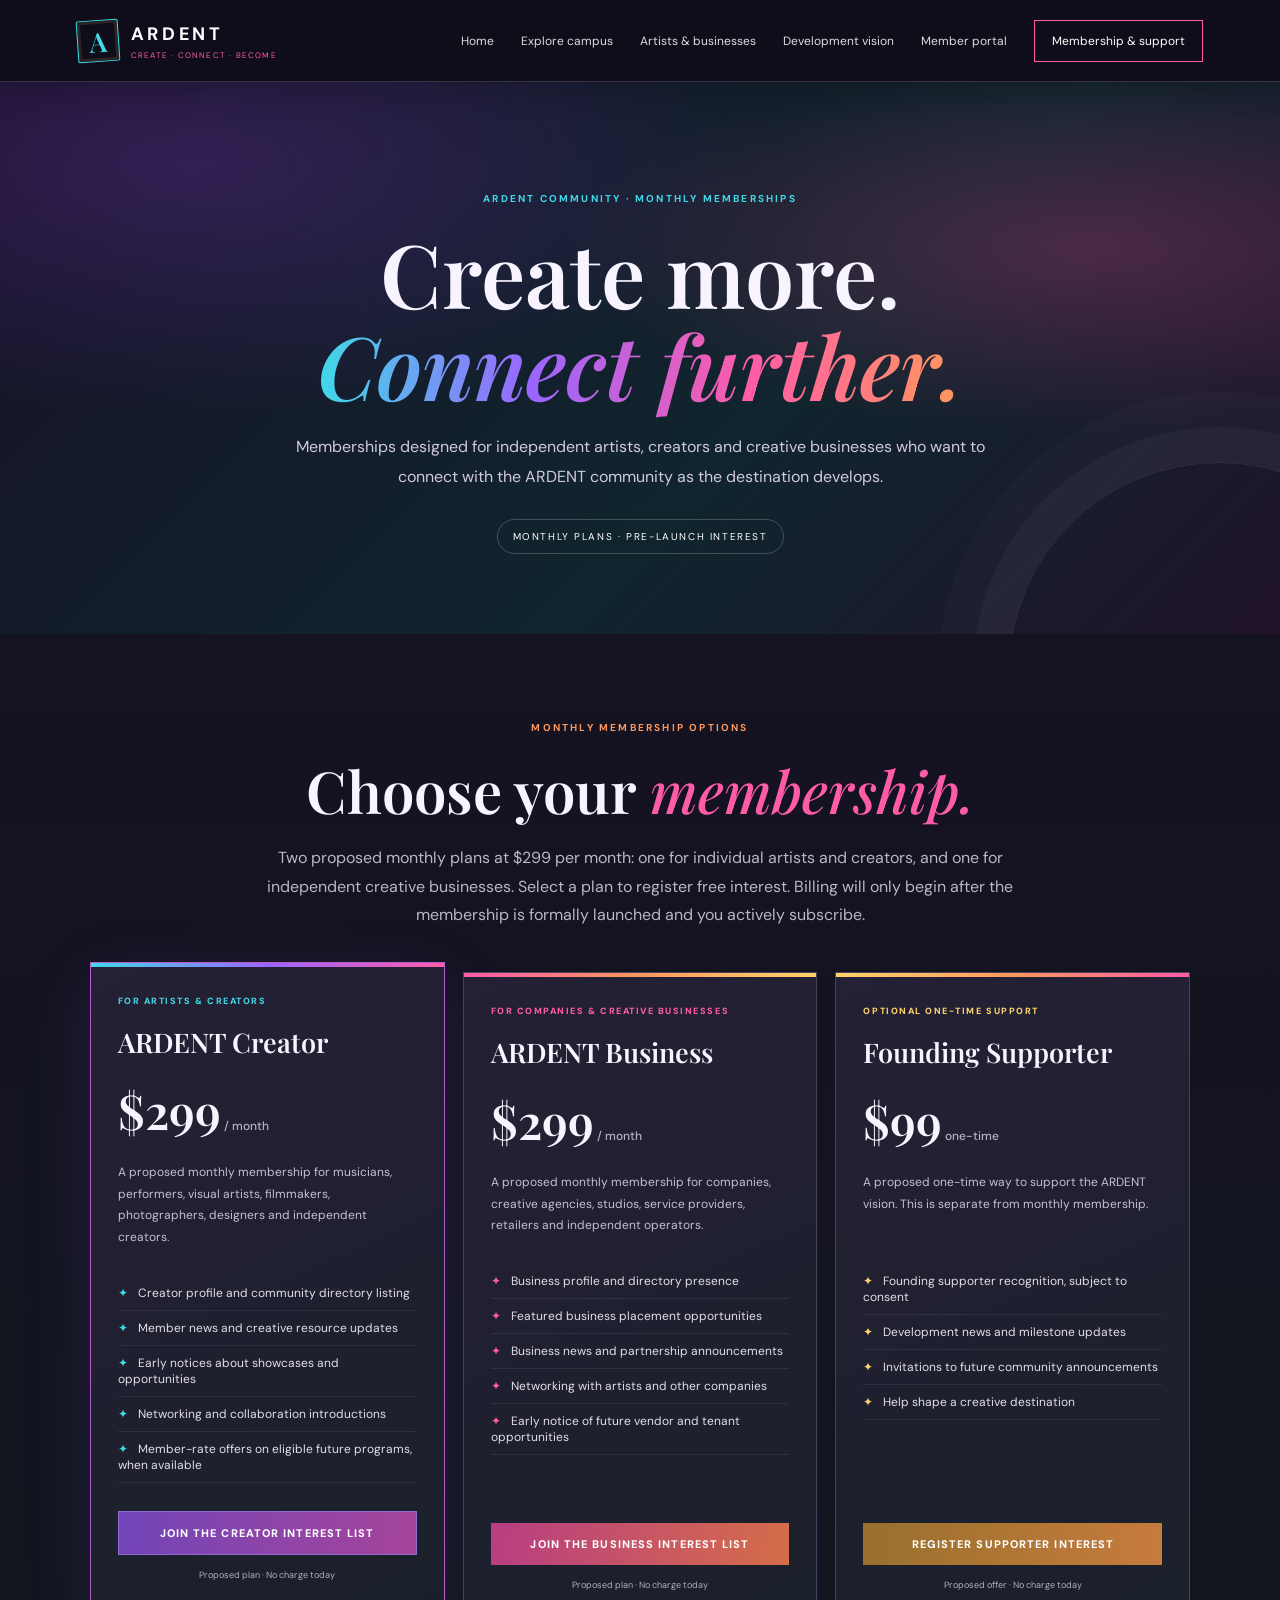
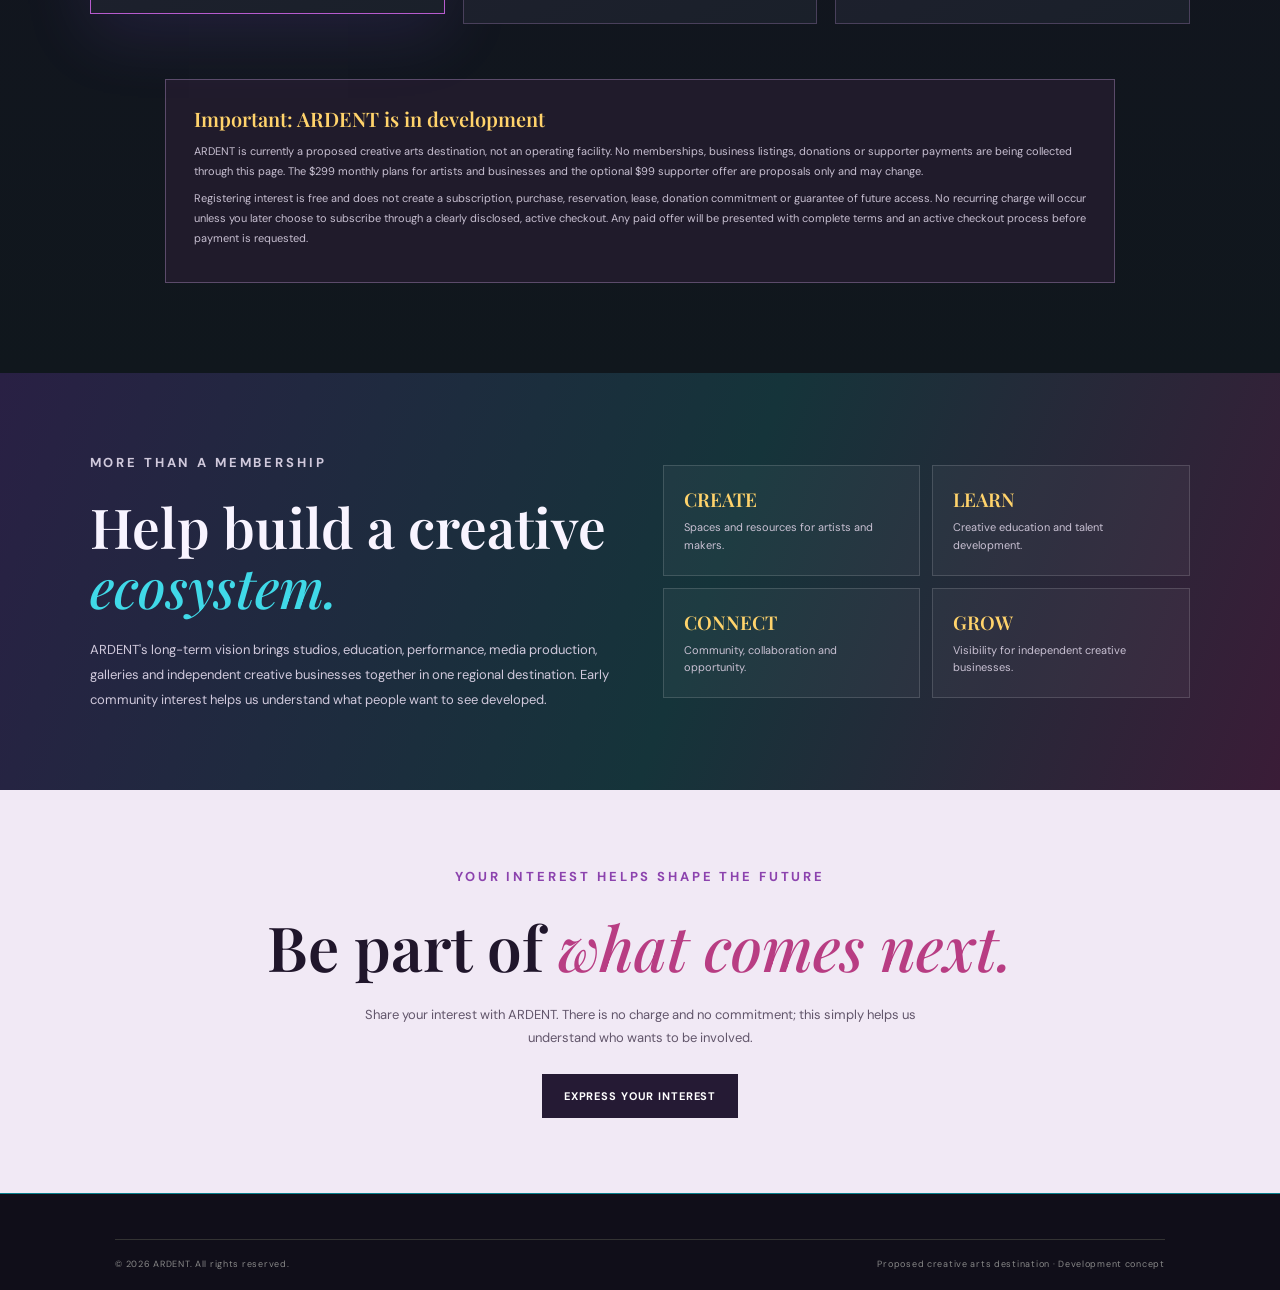
<file: pricing.html>
<!doctype html>
<html lang="en">
<head>
<meta charset="utf-8"><meta name="viewport" content="width=device-width,initial-scale=1">
<meta name="description" content="Explore ARDENT monthly memberships for artists, creators and independent creative businesses.">
<meta name="theme-color" content="#17121f">
<title>Monthly Memberships for Artists & Businesses | ARDENT</title>
<link rel="preconnect" href="https://fonts.googleapis.com"><link rel="preconnect" href="https://fonts.gstatic.com" crossorigin>
<link href="https://fonts.googleapis.com/css2?family=DM+Sans:wght@400;500;600;700;800&family=Playfair+Display:wght@500;600;700&display=swap" rel="stylesheet">
<link rel="stylesheet" href="styles.css">
<style>
:root{--violet:#9b65ff;--pink:#ff5ca8;--cyan:#40d9e8;--orange:#ff985c;--gold:#ffd36b}
body{background:#100e19;color:#f8f4ff}.site-header{background:rgba(16,14,25,.96);border-bottom-color:#383044}.brand-mark{border-color:var(--cyan);color:var(--cyan)}.brand small{color:var(--pink)}.nav a:hover{color:var(--cyan)}.nav-cta{border-color:var(--pink);color:#fff}
.pricing-hero{padding:100px 7vw 80px;text-align:center;background:radial-gradient(ellipse at 15% 15%,#6932a955,transparent 38%),radial-gradient(ellipse at 85% 30%,#e43f8b44,transparent 34%),linear-gradient(135deg,#171126,#10252e 60%,#201329);position:relative;overflow:hidden}.pricing-hero:after{content:"";position:absolute;width:420px;height:420px;border:1px solid #ffffff18;border-radius:50%;right:-150px;bottom:-250px;box-shadow:0 0 0 35px #ffffff08,0 0 0 70px #ffffff05}.pricing-hero .eyebrow{color:var(--cyan)}.pricing-hero h1{font:600 clamp(48px,7vw,88px)/1.04 "Playfair Display";max-width:900px;margin:22px auto}.pricing-hero h1 em{background:linear-gradient(90deg,var(--cyan),var(--violet),var(--pink),var(--orange));background-clip:text;color:transparent}.pricing-hero p:not(.eyebrow){max-width:690px;margin:0 auto;color:#d1c9e1;line-height:1.85;font-size:16px}.prelaunch-pill{display:inline-flex;margin-top:28px;padding:10px 15px;border:1px solid #ffffff35;border-radius:30px;color:#fff;font-size:10px;letter-spacing:.16em}
.pricing-main{padding:75px 7vw 90px;background:linear-gradient(180deg,#151221,#10171d)}.pricing-heading{text-align:center;max-width:760px;margin:0 auto 42px}.pricing-heading .eyebrow{color:var(--orange)}.pricing-heading h2{font-size:clamp(38px,5vw,58px)}.pricing-heading h2 em{color:var(--pink)}.pricing-heading p{color:#bcb5c9;line-height:1.8}.pricing-grid{display:grid;grid-template-columns:repeat(3,1fr);gap:18px;max-width:1200px;margin:auto}.price-card{position:relative;padding:32px 27px 30px;background:linear-gradient(155deg,#252035,#1a202a);border:1px solid #49405b;min-height:430px;display:flex;flex-direction:column;overflow:hidden}.price-card:before{content:"";position:absolute;top:0;left:0;right:0;height:4px;background:linear-gradient(90deg,var(--cyan),var(--violet),var(--pink))}.price-card:nth-child(2):before{background:linear-gradient(90deg,var(--pink),var(--orange),var(--gold))}.price-card:nth-child(3):before{background:linear-gradient(90deg,var(--gold),var(--orange),var(--pink))}.price-card.featured{transform:translateY(-10px);border-color:#b75bce;box-shadow:0 20px 65px #9b65ff20}.card-label{font-size:9px;letter-spacing:.17em;color:var(--cyan);font-weight:800}.price-card:nth-child(2) .card-label{color:var(--pink)}.price-card:nth-child(3) .card-label{color:var(--gold)}.price-card h3{font:600 27px "Playfair Display";margin:17px 0 10px}.price{font:600 48px "Playfair Display";margin:8px 0}.price small{font:500 12px "DM Sans";color:#b8b0c5}.price-card>p{font-size:12px;color:#c6bfd1;line-height:1.8;min-height:65px}.price-card ul{list-style:none;padding:0;margin:15px 0 28px}.price-card li{font-size:12px;color:#e3ddec;padding:9px 0;border-bottom:1px solid #ffffff12}.price-card li:before{content:"✦";color:var(--cyan);margin-right:10px}.price-card:nth-child(2) li:before{color:var(--pink)}.price-card:nth-child(3) li:before{color:var(--gold)}.interest-button{display:block;text-align:center;margin-top:auto;padding:14px 12px;border:1px solid #8f6bd2;background:linear-gradient(100deg,#7145b8,#a6449a);color:white;font-weight:800;font-size:11px;letter-spacing:.1em}.price-card:nth-child(2) .interest-button{background:linear-gradient(100deg,#b83d83,#d56d48);border:0}.price-card:nth-child(3) .interest-button{background:linear-gradient(100deg,#98702c,#c77b3e);border:0}.price-card .not-for-sale{font-size:9px;color:#b5adbf;text-align:center;margin:12px 0 0;min-height:0}
.value-band{padding:65px 7vw;background:linear-gradient(110deg,#292044,#15343a 55%,#3a1c37);display:grid;grid-template-columns:1fr 1fr;gap:45px;align-items:center}.value-band h2{font-size:clamp(36px,4.5vw,55px)}.value-band h2 em{color:var(--cyan)}.value-band p{color:#d0c9dc;font-size:13px;line-height:1.9}.value-points{display:grid;grid-template-columns:1fr 1fr;gap:12px}.value-points div{padding:20px;border:1px solid #ffffff25;background:#ffffff0a}.value-points b{display:block;font:600 19px "Playfair Display";color:var(--gold)}.value-points span{display:block;color:#c9c1d3;font-size:11px;margin-top:7px;line-height:1.6}
.transparency{max-width:950px;margin:55px auto 0;padding:25px 28px;border:1px solid #5b4b6a;background:#201b2b}.transparency h3{font:600 20px "Playfair Display";color:var(--gold);margin:0 0 10px}.transparency p{font-size:11px;line-height:1.8;color:#c7bfd1;margin:8px 0}
.page-cta{padding:75px 7vw;text-align:center;background:#f1e9f5;color:#20162b}.page-cta .eyebrow{color:#8c43ae}.page-cta h2{font-size:clamp(40px,5vw,62px)}.page-cta h2 em{color:#b83d83}.page-cta p{max-width:620px;margin:0 auto 25px;color:#62566b;line-height:1.8;font-size:13px}.page-cta .button{background:#251a34;color:white;border:0}
footer{background:#100e19;color:#eee}
@media(max-width:900px){.pricing-grid{grid-template-columns:1fr;max-width:560px}.price-card.featured{transform:none}.value-band{grid-template-columns:1fr;gap:20px}}
@media(max-width:700px){.pricing-hero{padding:75px 7vw 65px}.pricing-main{padding:55px 6vw}.value-band{padding:55px 7vw}.value-points{grid-template-columns:1fr 1fr}}
</style>
</head>
<body>
<header class="site-header"><a class="brand" href="index.html"><span class="brand-mark">A</span><span><b>ARDENT</b><small>CREATE · CONNECT · BECOME</small></span></a><button class="menu-toggle" type="button" aria-label="Open menu" aria-controls="primary-navigation" aria-expanded="false">☰</button><nav class="nav" id="primary-navigation"><a href="index.html">Home</a><a href="experience.html">Explore campus</a><a href="artists-businesses.html">Artists & businesses</a><a href="development.html">Development vision</a><a href="portal.html">Member portal</a><a class="nav-cta" href="#offers">Membership & support</a></nav></header>
<main>
<section class="pricing-hero"><p class="eyebrow">ARDENT COMMUNITY · MONTHLY MEMBERSHIPS</p><h1>Create more.<br><em>Connect further.</em></h1><p>Memberships designed for independent artists, creators and creative businesses who want to connect with the ARDENT community as the destination develops.</p><span class="prelaunch-pill">MONTHLY PLANS · PRE-LAUNCH INTEREST</span></section>
<section class="pricing-main" id="offers"><div class="pricing-heading"><p class="eyebrow">MONTHLY MEMBERSHIP OPTIONS</p><h2>Choose your <em>membership.</em></h2><p>Two proposed monthly plans at $299 per month: one for individual artists and creators, and one for independent creative businesses. Select a plan to register free interest. Billing will only begin after the membership is formally launched and you actively subscribe.</p></div>
<div class="pricing-grid">
<article class="price-card featured"><span class="card-label">FOR ARTISTS & CREATORS</span><h3>ARDENT Creator</h3><div class="price">$299<small> / month</small></div><p>A proposed monthly membership for musicians, performers, visual artists, filmmakers, photographers, designers and independent creators.</p><ul><li>Creator profile and community directory listing</li><li>Member news and creative resource updates</li><li>Early notices about showcases and opportunities</li><li>Networking and collaboration introductions</li><li>Member-rate offers on eligible future programs, when available</li></ul><a class="interest-button" href="index.html?interest=ARDENT%20Creator%20monthly%20membership#connect">JOIN THE CREATOR INTEREST LIST</a><p class="not-for-sale">Proposed plan · No charge today</p></article>
<article class="price-card"><span class="card-label">FOR COMPANIES & CREATIVE BUSINESSES</span><h3>ARDENT Business</h3><div class="price">$299<small> / month</small></div><p>A proposed monthly membership for companies, creative agencies, studios, service providers, retailers and independent operators.</p><ul><li>Business profile and directory presence</li><li>Featured business placement opportunities</li><li>Business news and partnership announcements</li><li>Networking with artists and other companies</li><li>Early notice of future vendor and tenant opportunities</li></ul><a class="interest-button" href="index.html?interest=ARDENT%20Business%20monthly%20membership#connect">JOIN THE BUSINESS INTEREST LIST</a><p class="not-for-sale">Proposed plan · No charge today</p></article>
<article class="price-card"><span class="card-label">OPTIONAL ONE-TIME SUPPORT</span><h3>Founding Supporter</h3><div class="price">$99<small> one-time</small></div><p>A proposed one-time way to support the ARDENT vision. This is separate from monthly membership.</p><ul><li>Founding supporter recognition, subject to consent</li><li>Development news and milestone updates</li><li>Invitations to future community announcements</li><li>Help shape a creative destination</li></ul><a class="interest-button" href="index.html#connect">REGISTER SUPPORTER INTEREST</a><p class="not-for-sale">Proposed offer · No charge today</p></article>
</div>
<div class="transparency"><h3>Important: ARDENT is in development</h3><p>ARDENT is currently a proposed creative arts destination, not an operating facility. No memberships, business listings, donations or supporter payments are being collected through this page. The $299 monthly plans for artists and businesses and the optional $99 supporter offer are proposals only and may change.</p><p>Registering interest is free and does not create a subscription, purchase, reservation, lease, donation commitment or guarantee of future access. No recurring charge will occur unless you later choose to subscribe through a clearly disclosed, active checkout. Any paid offer will be presented with complete terms and an active checkout process before payment is requested.</p></div>
</section>
<section class="value-band"><div><p class="eyebrow">MORE THAN A MEMBERSHIP</p><h2>Help build a creative<br><em>ecosystem.</em></h2><p>ARDENT's long-term vision brings studios, education, performance, media production, galleries and independent creative businesses together in one regional destination. Early community interest helps us understand what people want to see developed.</p></div><div class="value-points"><div><b>CREATE</b><span>Spaces and resources for artists and makers.</span></div><div><b>LEARN</b><span>Creative education and talent development.</span></div><div><b>CONNECT</b><span>Community, collaboration and opportunity.</span></div><div><b>GROW</b><span>Visibility for independent creative businesses.</span></div></div></section>
<section class="page-cta"><p class="eyebrow">YOUR INTEREST HELPS SHAPE THE FUTURE</p><h2>Be part of <em>what comes next.</em></h2><p>Share your interest with ARDENT. There is no charge and no commitment; this simply helps us understand who wants to be involved.</p><a class="button" href="index.html#connect">EXPRESS YOUR INTEREST</a></section>
</main>
<footer><div class="footer-bottom"><span>© <span id="year"></span> ARDENT. All rights reserved.</span><span>Proposed creative arts destination · Development concept</span></div></footer>
<script>
const menuButton=document.querySelector('.menu-toggle'),nav=document.querySelector('.nav');
menuButton?.addEventListener('click',()=>{const open=nav.classList.toggle('open');menuButton.setAttribute('aria-expanded',String(open));menuButton.setAttribute('aria-label',open?'Close menu':'Open menu')});
document.querySelectorAll('.nav a').forEach(a=>a.addEventListener('click',()=>{nav.classList.remove('open');menuButton?.setAttribute('aria-expanded','false')}));
document.addEventListener('keydown',e=>{if(e.key==='Escape'){nav?.classList.remove('open');menuButton?.setAttribute('aria-expanded','false')}});
document.getElementById('year').textContent=new Date().getFullYear();
</script>
</body></html>
</file>
<file: styles.css>
*{box-sizing:border-box}html{scroll-behavior:smooth}body{margin:0;background:#f3f0e9;color:#191a1b;font-family:"DM Sans",sans-serif}a{color:inherit;text-decoration:none}.site-header{height:82px;padding:0 6vw;display:flex;align-items:center;justify-content:space-between;background:#111314;color:#fff;position:sticky;top:0;z-index:20;border-bottom:1px solid #343536}.brand{display:flex;align-items:center;gap:12px}.brand-mark{width:42px;height:42px;border:1px solid #c5a66b;color:#d3b77d;display:grid;place-items:center;font:600 27px "Playfair Display";transform:rotate(-4deg)}.brand b{display:block;letter-spacing:.2em;font-size:18px}.brand small{display:block;font-size:8px;letter-spacing:.15em;color:#c5a66b;margin-top:4px}.nav{display:flex;align-items:center;gap:27px;font-size:12px;color:#ddd}.nav a:hover{color:#d8bd83}.nav-cta{border:1px solid #b99b61;padding:12px 17px;color:#e3c98f}.menu-toggle{display:none;background:none;border:0;color:white;font-size:25px}.hero{min-height:690px;position:relative;display:flex;align-items:center;background:#151719 url("https://images.unsplash.com/photo-1506157786151-b8491531f063?auto=format&fit=crop&w=2200&q=90") center/cover;color:white}.hero-shade{position:absolute;inset:0;background:linear-gradient(90deg,rgba(8,10,11,.92),rgba(8,10,11,.58) 52%,rgba(8,10,11,.15))}.hero-content{position:relative;padding:100px 10vw;max-width:900px}.eyebrow{font-size:10px;letter-spacing:.22em;color:#b59457;font-weight:700}.hero h1,h2{font:600 clamp(42px,6vw,76px)/1.08 "Playfair Display",serif;margin:22px 0}.hero h1 em,h2 em{color:#c6a66a;font-weight:500}.hero-copy{max-width:560px;color:#d3d1cb;font-size:17px;line-height:1.8}.hero-actions{display:flex;gap:14px;margin-top:34px;flex-wrap:wrap}.button{display:inline-flex;align-items:center;justify-content:center;padding:15px 22px;font:700 11px "DM Sans";letter-spacing:.08em;text-transform:uppercase;border:1px solid transparent;cursor:pointer}.gold{background:#c4a568;color:#171717}.gold:hover{background:#d9bd83}.outline{border-color:#d0b477;color:#fff}.hero-note{position:absolute;bottom:24px;left:6vw;right:6vw;display:flex;justify-content:space-between;color:#c8c4bb;font-size:9px;letter-spacing:.17em}.section{padding:105px 9vw}.intro{text-align:center;max-width:1100px;margin:auto}.intro h2,.support-section h2{font-size:clamp(40px,5vw,62px)}.lead{max-width:720px;margin:0 auto;color:#696966;line-height:1.9;font-size:16px}.stat-row{display:grid;grid-template-columns:repeat(4,1fr);margin-top:60px;border-top:1px solid #d5d0c5;padding-top:28px}.stat-row div{display:flex;flex-direction:column;gap:8px}.stat-row strong{font:600 18px "Playfair Display";letter-spacing:.12em}.stat-row span{font-size:11px;color:#777}.dark-section{background:#171a1b;color:#f5f1e9}.section-head{display:flex;justify-content:space-between;align-items:end;gap:50px;margin-bottom:42px}.section-head h2{font-size:clamp(40px,5vw,60px);margin-bottom:0}.section-head>p{max-width:360px;color:#aaa;line-height:1.8;font-size:13px}.space-grid{display:grid;grid-template-columns:repeat(2,1fr);gap:17px}.space-card{min-height:310px;padding:28px;display:flex;flex-direction:column;justify-content:end;background:linear-gradient(0deg,rgba(0,0,0,.88),rgba(0,0,0,.06)),var(--img) center/cover;border:1px solid #444}.space-card.wide{min-height:360px}.space-card span{font-size:9px;letter-spacing:.2em;color:#d8bb7c}.space-card h3{font:600 28px "Playfair Display";margin:12px 0 6px}.space-card p{max-width:460px;color:#d1d0cb;font-size:13px;line-height:1.7;margin:0}.fine-print{font-size:10px;color:#888;margin-top:22px}.programs{background:#eeeae1}.program-list{display:grid;grid-template-columns:repeat(3,1fr);gap:1px;background:#d4cec2;border:1px solid #d4cec2}.program-list>div{background:#f3f0e9;padding:28px;min-height:190px}.program-list span{font-size:10px;color:#b18e50}.program-list h3,.support-grid h3{font:600 23px "Playfair Display";margin:20px 0 8px}.program-list p,.support-grid p{font-size:12px;line-height:1.8;color:#6f6c66}.feature{display:grid;grid-template-columns:1fr 1fr;background:#111415;color:white;min-height:500px}.feature-image{background:url("https://images.unsplash.com/photo-1470229722913-7c0e2dbbafd3?auto=format&fit=crop&w=1300&q=85") center/cover}.feature-copy{padding:80px 8vw;align-self:center}.feature-copy h2,.artist-copy h2{font-size:clamp(40px,5vw,60px)}.feature-copy p:not(.eyebrow),.artist-copy p:not(.eyebrow){font-size:14px;line-height:1.9;color:#bbb;max-width:470px}.text-link{display:inline-block;margin-top:20px;color:#d5b675;font-size:12px}.artist-section{display:grid;grid-template-columns:1fr 1fr;gap:70px;align-items:center}.artist-photo{min-height:430px;background:url("https://images.unsplash.com/photo-1524368535928-5b5e00ddc76b?auto=format&fit=crop&w=1200&q=85") center/cover}.artist-copy p:not(.eyebrow){color:#6b6963}.dark-outline{color:#191a1b;margin-top:18px}.radio-section{background:#202425;color:white;padding:85px 9vw;display:flex;align-items:center;justify-content:space-between;gap:50px}.radio-section h2{font-size:clamp(38px,5vw,58px)}.radio-section p{color:#bbb;max-width:530px;line-height:1.8;font-size:14px}.coming{font-size:9px;letter-spacing:.2em;color:#c8a96c}.radio-art{width:290px;height:230px;border:1px solid #8e7445;display:flex;flex-direction:column;justify-content:center;align-items:center;background:radial-gradient(circle,#3b3427,#171a1b 70%);color:#d4b777}.radio-art b{font:600 35px "Playfair Display";letter-spacing:.1em;text-align:center;margin:8px}.radio-art small{font-size:8px;letter-spacing:.2em}.sound-bars{font-size:22px;letter-spacing:5px}.support-section{text-align:center}.support-section .lead{margin-bottom:45px}.support-grid{display:grid;grid-template-columns:repeat(3,1fr);gap:18px;text-align:left}.support-grid>div{padding:28px;border:1px solid #d5d0c5}.support-grid h3{margin-top:0}.connect-section{background:#1a1d1e;color:white;display:grid;grid-template-columns:1fr 1fr;gap:80px}.connect-section h2{font-size:clamp(40px,5vw,60px)}.connect-section>div>p:not(.eyebrow){color:#bbb;line-height:1.9;font-size:14px;max-width:440px}.contact-form{display:grid;gap:16px}.contact-form label{display:grid;gap:8px;font-size:11px;color:#d7d2c7}.contact-form input,.contact-form select,.contact-form textarea{width:100%;padding:14px;background:#25292a;border:1px solid #454849;color:white;font:13px "DM Sans"}.contact-form textarea{resize:vertical}.contact-form .button{width:max-content}.form-note{font-size:10px;line-height:1.6;color:#9d9d96}footer{background:#0d0f10;color:white;padding:45px 9vw 20px}footer>p{font-size:11px;color:#999;margin:18px 0 38px}.footer-bottom{display:flex;justify-content:space-between;border-top:1px solid #333;padding-top:18px;color:#888;font-size:9px;letter-spacing:.08em}
@media(max-width:900px){.nav{gap:14px}.nav a{font-size:10px}.section{padding:75px 6vw}.hero-content{padding:90px 7vw}.section-head{display:block}.section-head>p{margin-top:20px}.connect-section{gap:35px}.artist-section{gap:35px}}
@media(max-width:700px){.site-header{height:70px;padding:0 5vw}.menu-toggle{display:block}.nav{display:none;position:absolute;top:70px;left:0;right:0;background:#111314;padding:20px 6vw 28px;flex-direction:column;align-items:flex-start}.nav.open{display:flex}.hero{min-height:650px}.hero-content{padding:80px 7vw}.hero-note span:last-child{display:none}.stat-row{grid-template-columns:repeat(2,1fr);gap:28px}.space-grid,.program-list,.feature,.artist-section,.connect-section,.support-grid{grid-template-columns:1fr}.space-card,.space-card.wide{min-height:280px}.feature-image{min-height:300px}.artist-photo{min-height:330px;grid-row:1}.radio-section{padding:70px 7vw;display:block}.radio-art{margin:35px auto 0;max-width:100%}.connect-section{gap:45px}.footer-bottom{gap:12px;flex-direction:column}.hero h1{font-size:48px}}
/* ARDENT portal additions */
.portal-link{color:#d5b675}

/* Professional presentation refinements */
:root{scroll-padding-top:88px}
.site-header{box-shadow:0 8px 30px rgba(0,0,0,.16);backdrop-filter:blur(14px)}
.brand-mark{border-radius:2px;box-shadow:inset 0 0 0 3px rgba(197,166,107,.12)}
.nav a{transition:color .2s ease}
.nav a:not(.nav-cta):hover{color:#d8bd83}
.nav-cta{transition:background .2s ease,color .2s ease}
.nav-cta:hover{background:#c4a568;color:#111}
.hero{min-height:min(780px,calc(100vh - 82px));background-position:center 42%}
.hero-content{max-width:980px}
.hero h1{letter-spacing:-.035em;text-shadow:0 4px 24px rgba(0,0,0,.22)}
.hero-status{display:flex;align-items:center;gap:9px;margin-top:34px;color:#d9d4c8;font-size:9px;letter-spacing:.16em}
.status-dot{width:7px;height:7px;border-radius:50%;background:#c5a66b;box-shadow:0 0 0 5px rgba(197,166,107,.14)}
.button{transition:transform .2s ease,background .2s ease,border-color .2s ease}
.button:hover{transform:translateY(-2px)}
.space-card{position:relative;overflow:hidden;transition:transform .25s ease,border-color .25s ease}
.space-card:hover{transform:translateY(-4px);border-color:#c5a66b}
.space-card:before{content:"";position:absolute;inset:0;background:linear-gradient(0deg,rgba(0,0,0,.16),transparent 55%);pointer-events:none}
.space-card>*{position:relative}
.program-list>div,.support-grid>div{transition:transform .2s ease,box-shadow .2s ease}
.program-list>div:hover,.support-grid>div:hover{transform:translateY(-3px);box-shadow:0 12px 30px rgba(0,0,0,.07)}
.vision-section{background:#e7e2d8;display:grid;grid-template-columns:.9fr 1.1fr;gap:65px;align-items:center}
.vision-heading h2,.faq-section h2{font-size:clamp(40px,5vw,62px)}
.vision-heading>p:last-child{max-width:460px;color:#69665f;font-size:14px;line-height:1.9}
.vision-columns{display:grid;gap:12px}
.vision-columns article{padding:22px 24px;background:#f4f1ea;border-left:2px solid #b99b61}
.vision-columns span{font-size:9px;letter-spacing:.17em;color:#9b7a43}
.vision-columns h3{font:600 22px "Playfair Display";margin:10px 0 6px}
.vision-columns p{font-size:12px;line-height:1.75;color:#6f6c66;margin:0}
.faq-section{background:#f7f5f0}
.faq-section h2{margin-bottom:36px}
.faq-list{max-width:900px;border-top:1px solid #d7d1c6}
.faq-list details{border-bottom:1px solid #d7d1c6;padding:20px 4px}
.faq-list summary{cursor:pointer;list-style:none;font:600 19px "Playfair Display";position:relative;padding-right:35px}
.faq-list summary::-webkit-details-marker{display:none}
.faq-list summary:after{content:"+";position:absolute;right:8px;top:-3px;color:#a17e43;font:400 25px "DM Sans"}
.faq-list details[open] summary:after{content:"−"}
.faq-list details p{max-width:760px;color:#69665f;font-size:13px;line-height:1.85;margin:14px 0 2px}
.contact-form input:focus,.contact-form select:focus,.contact-form textarea:focus,.portal-card input:focus,.portal-card select:focus,.portal-card textarea:focus{outline:2px solid #c5a66b;outline-offset:2px}
footer{border-top:1px solid #9a7b4a}
@media(max-width:700px){.hero{min-height:650px}.hero-status{font-size:8px;line-height:1.6}.vision-section{grid-template-columns:1fr;gap:30px}.faq-list summary{font-size:17px}}
@media(prefers-reduced-motion:reduce){html{scroll-behavior:auto}*,*:before,*:after{transition:none!important;animation:none!important}}

/* Immersive destination experience */
.experience-band{padding:90px 9vw;background:#d9d1c2;display:grid;grid-template-columns:1fr 1fr;gap:8vw;align-items:center}
.experience-band h2,.roadmap-section h2,.footer-cta h2{font:600 clamp(42px,5vw,64px)/1.08 "Playfair Display";margin:18px 0}
.experience-band h2 em,.roadmap-section h2 em,.footer-cta h2 em{color:#9b7942}
.experience-band p,.roadmap-section>div>p:not(.eyebrow){max-width:520px;color:#5f5b54;line-height:1.9;font-size:14px}
.experience-stats{display:grid;grid-template-columns:1fr 1fr;gap:12px}
.experience-stats div{padding:24px;background:rgba(255,255,255,.48);border:1px solid rgba(125,99,57,.2)}
.experience-stats b{display:block;font:600 23px "Playfair Display";letter-spacing:.1em}
.experience-stats span{display:block;margin-top:7px;color:#68645c;font-size:11px}
.space-explorer{margin:0 0 45px;border:1px solid #494949;background:#202425}
.explorer-tabs{display:flex;flex-wrap:wrap;border-bottom:1px solid #494949}
.explorer-tab{padding:17px 22px;border:0;border-right:1px solid #494949;background:transparent;color:#bbb;font:600 11px "DM Sans";cursor:pointer}
.explorer-tab.active{background:#c4a568;color:#171717}
.explorer-panel{display:grid;grid-template-columns:.9fr 1.1fr;min-height:300px;transition:opacity .18s ease}
.explorer-panel.changing{opacity:.45}
.explorer-panel>div{padding:38px;align-self:center}
.explorer-panel h3{font:600 36px "Playfair Display";margin:13px 0}
.explorer-panel p{color:#c4c1b9;line-height:1.8;font-size:13px}
.explorer-panel small{color:#c5a66b;font-size:9px;letter-spacing:.16em}
.explorer-panel img{width:100%;height:100%;min-height:300px;object-fit:cover}
.roadmap-section{background:#eeeae1;display:grid;grid-template-columns:.8fr 1.2fr;gap:8vw;align-items:center}
.roadmap{border-top:1px solid #d0c8b9}
.roadmap article{display:grid;grid-template-columns:38px 1fr auto;gap:15px;align-items:center;padding:22px 0;border-bottom:1px solid #d0c8b9}
.roadmap article>span{font:600 20px "Playfair Display";color:#a17e43}
.roadmap article b{font-size:10px;letter-spacing:.13em}
.roadmap article p{font-size:11px;color:#77736c;margin:7px 0 0;line-height:1.6}
.roadmap article small{font-size:8px;letter-spacing:.1em;color:#987a4c}
.footer-cta{padding:30px 0 55px;margin-bottom:35px;border-bottom:1px solid #353535}
.footer-cta h2{color:#f5f1e9}
@media(max-width:700px){.experience-band,.roadmap-section{grid-template-columns:1fr;gap:30px}.experience-band{padding:65px 7vw}.explorer-tabs{display:grid;grid-template-columns:1fr 1fr}.explorer-tab{border-bottom:1px solid #494949;padding:14px 9px}.explorer-panel{grid-template-columns:1fr}.explorer-panel img{grid-row:1;min-height:220px;max-height:260px}.explorer-panel>div{padding:25px}.roadmap article{grid-template-columns:28px 1fr}.roadmap article small{grid-column:2}.experience-stats{gap:8px}.experience-stats div{padding:18px}}


/* ARDENT destination-level experience */
.pathways-section{background:#171a1b;color:#f4f0e8}
.pathways-heading{max-width:760px;margin-bottom:44px}
.pathways-heading h2{font-size:clamp(42px,5.2vw,66px)}
.pathways-heading>p:last-child{max-width:590px;color:#bcb9b1;line-height:1.9;font-size:14px}
.pathways-grid{display:grid;grid-template-columns:repeat(4,1fr);gap:12px}
.pathway-card{min-height:300px;padding:25px 22px;display:flex;flex-direction:column;align-items:flex-start;text-align:left;background:#222728;border:1px solid #414545;color:#f4f0e8;cursor:pointer;transition:transform .25s ease,border-color .25s ease,background .25s ease}
.pathway-card:hover,.pathway-card:focus-visible{transform:translateY(-5px);border-color:#c5a66b;background:#292d2d;outline:none}
.pathway-number{font-size:9px;letter-spacing:.17em;color:#c5a66b}
.pathway-icon{font:400 38px "Playfair Display";color:#d4b777;margin:28px 0 17px}
.pathway-card strong{font:600 22px "Playfair Display";margin-bottom:10px}
.pathway-card>span:not(.pathway-number):not(.pathway-icon){font-size:11px;line-height:1.8;color:#bdbab2}
.pathway-card>b{font-size:8px;letter-spacing:.12em;color:#d4b777;margin-top:auto;padding-top:24px}
@media(max-width:900px){.pathways-grid{grid-template-columns:repeat(2,1fr)}}
@media(max-width:520px){.pathways-grid{grid-template-columns:1fr}.pathway-card{min-height:245px}}

/* Destination experience: tour, conceptual floor plan and department pages */
.immersive-section{background:#f7f5f0}.tour-feature{background:#171a1b;color:#fff}.tour-feature>img{display:block;width:100%;height:420px;object-fit:cover;opacity:.88}.tour-caption{display:grid;grid-template-columns:90px 1fr auto;gap:20px;align-items:center;padding:24px 28px}.tour-caption>span{font-size:10px;color:#c5a66b;letter-spacing:.15em}.tour-caption h3{font:600 27px 'Playfair Display';margin:0 0 6px}.tour-caption p{font-size:12px;color:#bbb;margin:0;line-height:1.7}.tour-controls{display:flex;gap:8px}.tour-controls button{width:42px;height:42px;border:1px solid #b99b61;background:none;color:#e0c58d;font-size:20px;cursor:pointer}.tour-dots{display:flex;gap:8px;margin-top:15px}.tour-dot{width:27px;height:4px;border:0;background:#c9c2b4;cursor:pointer}.tour-dot.active{background:#a17e43}.floorplan-section,.portal-paths{background:#202425;color:#f5f1e9}.floorplan-wrap{display:grid;grid-template-columns:1.5fr .7fr;gap:25px}.floorplan-map{min-height:420px;position:relative;background:#303637;background-image:linear-gradient(#ffffff0b 1px,transparent 1px),linear-gradient(90deg,#ffffff0b 1px,transparent 1px);background-size:22px 22px;border:1px solid #555}.plan-zone{position:absolute;left:var(--x);top:var(--y);width:var(--w);height:var(--h);border:1px solid #c5a66b;background:#c5a66b20;color:#f4ead4;font:700 9px 'DM Sans';letter-spacing:.08em;padding:7px;cursor:pointer}.plan-zone.active,.plan-zone:hover{background:#c5a66b;color:#171a1b}.plan-detail{padding:30px;background:#2a3030;border:1px solid #4a5050;display:flex;flex-direction:column;justify-content:center}.plan-detail h3{font:600 31px 'Playfair Display';margin:15px 0}.plan-detail p{font-size:13px;line-height:1.8;color:#c4c1b9}.plan-detail small{margin-top:20px;font-size:8px;letter-spacing:.13em;color:#c5a66b}.department-section{background:#e9e4da}.department-section h2,.portal-paths h2{font-size:clamp(42px,5vw,64px)}.department-grid{display:grid;grid-template-columns:repeat(3,1fr);gap:1px;background:#d1c9ba;border:1px solid #d1c9ba;margin-top:35px}.department-grid article{background:#f3f0e9;padding:28px;min-height:190px}.department-grid article>span{font-size:10px;color:#a17e43}.department-grid h3{font:600 23px 'Playfair Display';margin:20px 0 8px}.department-grid p{font-size:12px;line-height:1.8;color:#6f6c66}.portal-path-grid{display:grid;grid-template-columns:repeat(4,1fr);gap:12px;margin-top:35px}.portal-path-grid a{padding:23px;border:1px solid #4a4d4b;background:#222728}.portal-path-grid a:hover{border-color:#c5a66b}.portal-path-grid b,.portal-path-grid span{display:block}.portal-path-grid b{font-size:10px;letter-spacing:.13em;color:#d4b777}.portal-path-grid span{font-size:11px;color:#c2beb5;margin-top:12px;line-height:1.7}@media(max-width:800px){.floorplan-wrap{grid-template-columns:1fr}.floorplan-map{min-height:370px}.portal-path-grid{grid-template-columns:repeat(2,1fr)}.department-grid{grid-template-columns:repeat(2,1fr)}.tour-caption{grid-template-columns:1fr auto}.tour-caption>span{grid-column:1/-1}.tour-feature>img{height:290px}}@media(max-width:520px){.department-grid,.portal-path-grid{grid-template-columns:1fr}.floorplan-map{min-height:320px}.plan-zone{font-size:7px;letter-spacing:0}.tour-caption{padding:18px}.tour-caption h3{font-size:22px}}

/* ARDENT ARTISTIC PALETTE — expressive jewel tones, warm paper and gallery-inspired accents */
:root{--ardent-ink:#191725;--ardent-plum:#30233d;--ardent-teal:#286b68;--ardent-coral:#d97761;--ardent-amber:#e5b85f;--ardent-lilac:#b7a2c9;--ardent-paper:#f5f0e7;--ardent-line:rgba(48,35,61,.18)}
body{background:var(--ardent-paper);color:var(--ardent-ink)}
.site-header{background:var(--ardent-ink);border-bottom-color:rgba(183,162,201,.3)}
.brand-mark{border-color:var(--ardent-amber);color:var(--ardent-amber);box-shadow:inset 0 0 0 3px rgba(229,184,95,.13)}
.brand small,.nav-cta,.portal-link{color:var(--ardent-amber)}
.nav a:hover,.nav a:not(.nav-cta):hover{color:#e8a08b}.nav-cta{border-color:var(--ardent-amber)}.nav-cta:hover{background:var(--ardent-amber);color:var(--ardent-ink)}
.hero-shade{background:linear-gradient(100deg,rgba(25,23,37,.94),rgba(48,35,61,.70) 52%,rgba(40,107,104,.22))}
.eyebrow,.dev-kicker,.x-hero .eyebrow{color:var(--ardent-coral)}
.hero h1 em,h2 em,.dev-hero h1 em,.x-hero h1 em{color:var(--ardent-amber)}
.gold{background:var(--ardent-amber);color:var(--ardent-ink)}.gold:hover{background:#f0cc7c}.outline{border-color:var(--ardent-lilac)}
.hero-status .status-dot{background:var(--ardent-coral);box-shadow:0 0 0 5px rgba(217,119,97,.18)}
.experience-band{background:linear-gradient(125deg,#e7d9c9 0%,#d7d2df 52%,#c9dfd9 100%)}
.experience-band h2 em,.roadmap-section h2 em,.footer-cta h2 em{color:var(--ardent-teal)}
.experience-stats div{background:rgba(255,255,255,.58);border-color:rgba(48,35,61,.16)}
.dark-section,.pathways-section,.floorplan-section,.portal-paths{background:var(--ardent-ink);color:#f8f3ed}
.space-explorer,.tour-feature{background:var(--ardent-plum);border-color:rgba(183,162,201,.35)}
.explorer-tab.active{background:var(--ardent-teal);color:#fff}
.space-card{border-color:rgba(229,184,95,.42)}.space-card span,.coming,.text-link{color:var(--ardent-amber)}
.programs,.department-section{background:#eee7dc}.program-list{background:#d6c8c0;border-color:#d6c8c0}
.program-list>div,.department-grid article{background:#faf6ef}.program-list span,.department-grid article>span{color:var(--ardent-teal)}
.feature,.radio-section{background:var(--ardent-plum)}
.radio-art{border-color:var(--ardent-coral);background:radial-gradient(circle,#4d3a55,#211b2b 72%);color:var(--ardent-amber)}
.vision-section{background:linear-gradient(120deg,#e8e0d7,#d8e2dc)}.vision-columns article{background:#faf6ef;border-left-color:var(--ardent-coral)}
.support-grid>div{border-color:var(--ardent-line)}
.pathway-card{background:#282438;border-color:#55465f}.pathway-card:hover,.pathway-card:focus-visible{border-color:var(--ardent-coral);background:#352b43}
.pathway-number,.pathway-icon,.pathway-card>b{color:var(--ardent-amber)}
.tour-caption{background:var(--ardent-plum)}.tour-controls button{border-color:var(--ardent-coral);color:#f0c5a9}.tour-dot.active{background:var(--ardent-coral)}
.floorplan-map{background-color:#292637;border-color:#685b70}.plan-zone{border-color:var(--ardent-amber);background:rgba(229,184,95,.14)}
.plan-zone.active,.plan-zone:hover{background:var(--ardent-amber);color:var(--ardent-ink)}.plan-detail{background:#30283b;border-color:#5d5066}
.portal-path-grid a{background:#282438;border-color:#55465f}.portal-path-grid a:hover{border-color:var(--ardent-coral)}
.connect-section{background:var(--ardent-ink)}.contact-form input,.contact-form select,.contact-form textarea{background:#292637;border-color:#62566b}
.contact-form input:focus,.contact-form select:focus,.contact-form textarea:focus{outline-color:var(--ardent-coral)}
footer{background:#12111c;border-top-color:var(--ardent-teal)}
.dev-hero{background-image:linear-gradient(100deg,rgba(25,23,37,.94),rgba(48,35,61,.68)),url('https://images.unsplash.com/photo-1501386761578-eac5c94b800a?auto=format&fit=crop&w=2000&q=90')}
.dev-section.dark{background:var(--ardent-ink)}.dev-grid{background:#d8cfc6;border-color:#d8cfc6}.dev-grid article{background:#faf6ef}
.dev-grid article span,.phase span{color:var(--ardent-teal)}.model-card{background:#292438;border-color:#5c5067}
.dev-cta{background:linear-gradient(110deg,#e5b85f,#e8a08b);color:var(--ardent-ink)}
.x-hero{background-color:var(--ardent-ink)}.x-zone:hover{border-color:var(--ardent-coral)}.x-zone span,.x-zone small{color:var(--ardent-amber)}
.x-section{background:var(--ardent-ink)}.x-section.light{background:#f0e9df;color:var(--ardent-ink)}
.x-path{background:#292438;border-color:#55465f}.x-path b{color:var(--ardent-amber)}
.x-visit{background:linear-gradient(115deg,#e5b85f,#d97761);color:var(--ardent-ink)}
.faq-section{background:#f8f4ed}.faq-list summary:after{color:var(--ardent-teal)}
@media(max-width:700px){.nav{background:var(--ardent-ink)}}


/* ARDENT CREATIVE COLOR STORY — vivid, contemporary arts-district palette */
:root{
  --ardent-ink:#17152b;
  --ardent-plum:#35204f;
  --ardent-teal:#087f8c;
  --ardent-coral:#ff6b5e;
  --ardent-amber:#ffc857;
  --ardent-lilac:#c5a3ff;
  --ardent-paper:#fff7ed;
  --ardent-line:rgba(53,32,79,.2);
  --ardent-blue:#4263eb;
  --ardent-pink:#ed5ab3;
  --ardent-lime:#b8d94b;
}
body{background:var(--ardent-paper);color:var(--ardent-ink)}
.site-header{background:linear-gradient(100deg,#17152b 0%,#35204f 65%,#174d61 100%)}
.brand-mark{border-color:var(--ardent-pink);color:var(--ardent-amber)}
.brand small,.nav-cta,.portal-link{color:var(--ardent-amber)}
.nav a:hover,.nav a:not(.nav-cta):hover{color:#ff9bd8}
.hero-shade{background:linear-gradient(105deg,rgba(23,21,43,.96),rgba(53,32,79,.78) 48%,rgba(8,127,140,.35))}
.eyebrow,.dev-kicker,.x-hero .eyebrow{color:#ff8a75}
.hero h1 em,h2 em,.dev-hero h1 em,.x-hero h1 em{color:#ffc857}
.gold{background:linear-gradient(110deg,#ffc857,#ff8a75);color:#21172d}
.outline{border-color:#c5a3ff}
.experience-band{background:linear-gradient(120deg,#ffe0c2 0%,#e8d8ff 48%,#c7f0e7 100%)}
.experience-band h2 em,.roadmap-section h2 em,.footer-cta h2 em{color:#087f8c}
.dark-section,.pathways-section,.floorplan-section,.portal-paths{background:linear-gradient(130deg,#17152b,#302044 72%,#173c4b);color:#fff8f0}
.space-explorer,.tour-feature{background:#35204f;border-color:rgba(197,163,255,.45)}
.explorer-tab.active{background:#087f8c;color:white}
.space-card{border-color:rgba(255,200,87,.58)}
.space-card span,.coming,.text-link{color:#ffc857}
.programs,.department-section{background:#fff0df}
.program-list{background:#dfc8d7;border-color:#dfc8d7}
.program-list>div,.department-grid article{background:#fffaf3}
.program-list span,.department-grid article>span{color:#087f8c}
.feature,.radio-section{background:linear-gradient(120deg,#35204f,#1d5260)}
.radio-art{border-color:#ff6b5e;background:radial-gradient(circle,#61406f,#21172f 72%);color:#ffc857}
.vision-section{background:linear-gradient(120deg,#f8dfd7,#e4d8f6 55%,#d3eee5)}
.vision-columns article{background:#fffaf3;border-left-color:#ed5ab3}
.pathway-card{background:#29213e;border-color:#68527d}
.pathway-card:hover,.pathway-card:focus-visible{border-color:#ff6b5e;background:#3a2b50}
.pathway-number,.pathway-icon,.pathway-card>b{color:#ffc857}
.tour-caption{background:#35204f}
.tour-controls button{border-color:#ff6b5e;color:#ffc3b9}
.tour-dot.active{background:#ed5ab3}
.floorplan-map{background-color:#29213e;border-color:#68527d}
.plan-zone{border-color:#ffc857;background:rgba(255,200,87,.16)}
.plan-zone.active,.plan-zone:hover{background:#ffc857;color:#17152b}
.plan-detail{background:#352747;border-color:#725c85}
.portal-path-grid a{background:#29213e;border-color:#68527d}
.portal-path-grid a:hover{border-color:#ff6b5e}
.connect-section{background:linear-gradient(120deg,#17152b,#35204f)}
.contact-form input,.contact-form select,.contact-form textarea{background:#29213e;border-color:#68527d}
.contact-form input:focus,.contact-form select:focus,.contact-form textarea:focus{outline-color:#ed5ab3}
footer{background:#12101f;border-top-color:#087f8c}
.dev-hero{background-image:linear-gradient(105deg,rgba(23,21,43,.95),rgba(53,32,79,.72)),url('https://images.unsplash.com/photo-1501386761578-eac5c94b800a?auto=format&fit=crop&w=2000&q=90')}
.dev-section.dark{background:#17152b}
.dev-grid{background:#dfc8d7;border-color:#dfc8d7}
.dev-grid article{background:#fffaf3}
.dev-grid article span,.phase span{color:#087f8c}
.model-card{background:#29213e;border-color:#68527d}
.dev-cta,.x-visit{background:linear-gradient(110deg,#ffc857,#ff8a75 52%,#ed5ab3);color:#21172d}
.x-hero{background-color:#17152b}
.x-zone:hover{border-color:#ff6b5e}
.x-zone span,.x-zone small{color:#ffc857}
.x-section{background:#17152b}
.x-section.light{background:#fff0df;color:#17152b}
.x-path{background:#29213e;border-color:#68527d}
.x-path b{color:#ffc857}
.faq-section{background:#fffaf3}
.faq-list summary:after{color:#087f8c}
@media(max-width:700px){.nav{background:#21172f}}


/* ARDENT ART-DISTRICT SIGNATURE — bolder color, expressive gradients and gallery energy */
:root{
 --ardent-violet:#6d35c7;--ardent-electric:#2878ff;--ardent-hotpink:#f044a5;
 --ardent-tangerine:#ff7043;--ardent-cyan:#27c6c9;--ardent-sun:#ffd447;
}
.hero{background-color:#17152b}
.hero-shade{background:
 radial-gradient(ellipse at 78% 22%,rgba(240,68,165,.34),transparent 34%),
 radial-gradient(ellipse at 70% 85%,rgba(39,198,201,.28),transparent 36%),
 linear-gradient(105deg,rgba(23,21,43,.97),rgba(53,32,79,.76) 50%,rgba(40,120,255,.22))}
.hero h1 em{background:linear-gradient(90deg,#ffd447,#ff7043 48%,#f044a5);-webkit-background-clip:text;background-clip:text;color:transparent}
.hero .eyebrow,.section .eyebrow{color:#ff806f}
.button.gold{background:linear-gradient(105deg,#ffd447,#ff9b50 55%,#f044a5);box-shadow:0 10px 28px rgba(240,68,165,.2)}
.button.gold:hover{filter:saturate(1.2) brightness(1.08)}
.section-head h2 em,.intro h2 em{background:linear-gradient(90deg,#087f8c,#2878ff,#6d35c7);-webkit-background-clip:text;background-clip:text;color:transparent}
.intro{position:relative}
.stat-row{border-image:linear-gradient(90deg,#27c6c9,#6d35c7,#f044a5,#ffd447) 1}
.stat-row strong{color:#6d35c7}
.dark-section{background:
 radial-gradient(ellipse at 10% 0%,rgba(109,53,199,.28),transparent 35%),
 radial-gradient(ellipse at 95% 80%,rgba(39,198,201,.16),transparent 35%),#17152b}
.space-card{isolation:isolate}
.space-card:after{content:"";position:absolute;z-index:-1;inset:0;opacity:.24;background:linear-gradient(135deg,#6d35c7,transparent 45%,#f044a5);mix-blend-mode:screen;pointer-events:none}
.space-card:nth-child(3n+1){border-bottom:4px solid #27c6c9}
.space-card:nth-child(3n+2){border-bottom:4px solid #f044a5}
.space-card:nth-child(3n){border-bottom:4px solid #ffd447}
.program-list>div:nth-child(3n+1){border-top:4px solid #27c6c9}
.program-list>div:nth-child(3n+2){border-top:4px solid #f044a5}
.program-list>div:nth-child(3n){border-top:4px solid #6d35c7}
.program-list span{color:#6d35c7}
.feature{background:linear-gradient(125deg,#24163d 0%,#4a2469 50%,#075c68 100%)}
.radio-section{background:linear-gradient(115deg,#17152b,#43205e 52%,#075c68)}
.radio-art{box-shadow:0 0 0 8px rgba(240,68,165,.08),0 18px 55px rgba(0,0,0,.25)}
.support-grid>div:nth-child(3n+1){border-top:4px solid #27c6c9}
.support-grid>div:nth-child(3n+2){border-top:4px solid #f044a5}
.support-grid>div:nth-child(3n){border-top:4px solid #ffd447}
.experience-band{background:
 radial-gradient(circle at 8% 20%,rgba(255,112,67,.23),transparent 28%),
 radial-gradient(circle at 85% 75%,rgba(39,198,201,.28),transparent 30%),
 linear-gradient(115deg,#ffe7d6,#eadcff 52%,#d5f3ec)}
.experience-stats div:nth-child(4n+1){border-top:4px solid #f044a5}
.experience-stats div:nth-child(4n+2){border-top:4px solid #2878ff}
.experience-stats div:nth-child(4n+3){border-top:4px solid #27c6c9}
.experience-stats div:nth-child(4n){border-top:4px solid #ff7043}
.pathways-section{background:radial-gradient(ellipse at 90% 0%,rgba(109,53,199,.34),transparent 38%),#17152b}
.pathway-card:nth-child(4n+1){border-top:4px solid #27c6c9}
.pathway-card:nth-child(4n+2){border-top:4px solid #f044a5}
.pathway-card:nth-child(4n+3){border-top:4px solid #ffd447}
.pathway-card:nth-child(4n){border-top:4px solid #2878ff}
.pathway-icon{font-size:44px;text-shadow:0 0 24px rgba(255,212,71,.18)}
.dev-hero{background-image:linear-gradient(105deg,rgba(23,21,43,.94),rgba(109,53,199,.56) 58%,rgba(8,127,140,.36)),url('https://images.unsplash.com/photo-1501386761578-eac5c94b800a?auto=format&fit=crop&w=2000&q=90')}
.dev-grid article:nth-child(3n+1){border-top:4px solid #27c6c9}
.dev-grid article:nth-child(3n+2){border-top:4px solid #f044a5}
.dev-grid article:nth-child(3n){border-top:4px solid #ffd447}
.dev-cta,.x-visit{background:linear-gradient(105deg,#ffd447 0%,#ff7043 48%,#f044a5 100%);box-shadow:0 12px 30px rgba(240,68,165,.16)}
.x-hero{background-image:radial-gradient(ellipse at 82% 15%,rgba(240,68,165,.3),transparent 35%),linear-gradient(120deg,#17152b,#35204f 60%,#075c68)}
.x-path:nth-child(4n+1){border-top:4px solid #27c6c9}
.x-path:nth-child(4n+2){border-top:4px solid #f044a5}
.x-path:nth-child(4n+3){border-top:4px solid #ffd447}
.x-path:nth-child(4n){border-top:4px solid #2878ff}
.contact-form .button{background:linear-gradient(100deg,#ffd447,#ff7043 55%,#f044a5);color:#21172d}
footer{background:linear-gradient(115deg,#12101f,#24163d 65%,#103b48)}
@media(max-width:700px){
 .hero-shade{background:linear-gradient(105deg,rgba(23,21,43,.94),rgba(53,32,79,.76) 65%,rgba(8,127,140,.3))}
 .experience-band{background:linear-gradient(145deg,#ffe0d2,#e6d8ff 58%,#d2f2e8)}
}
</file>
